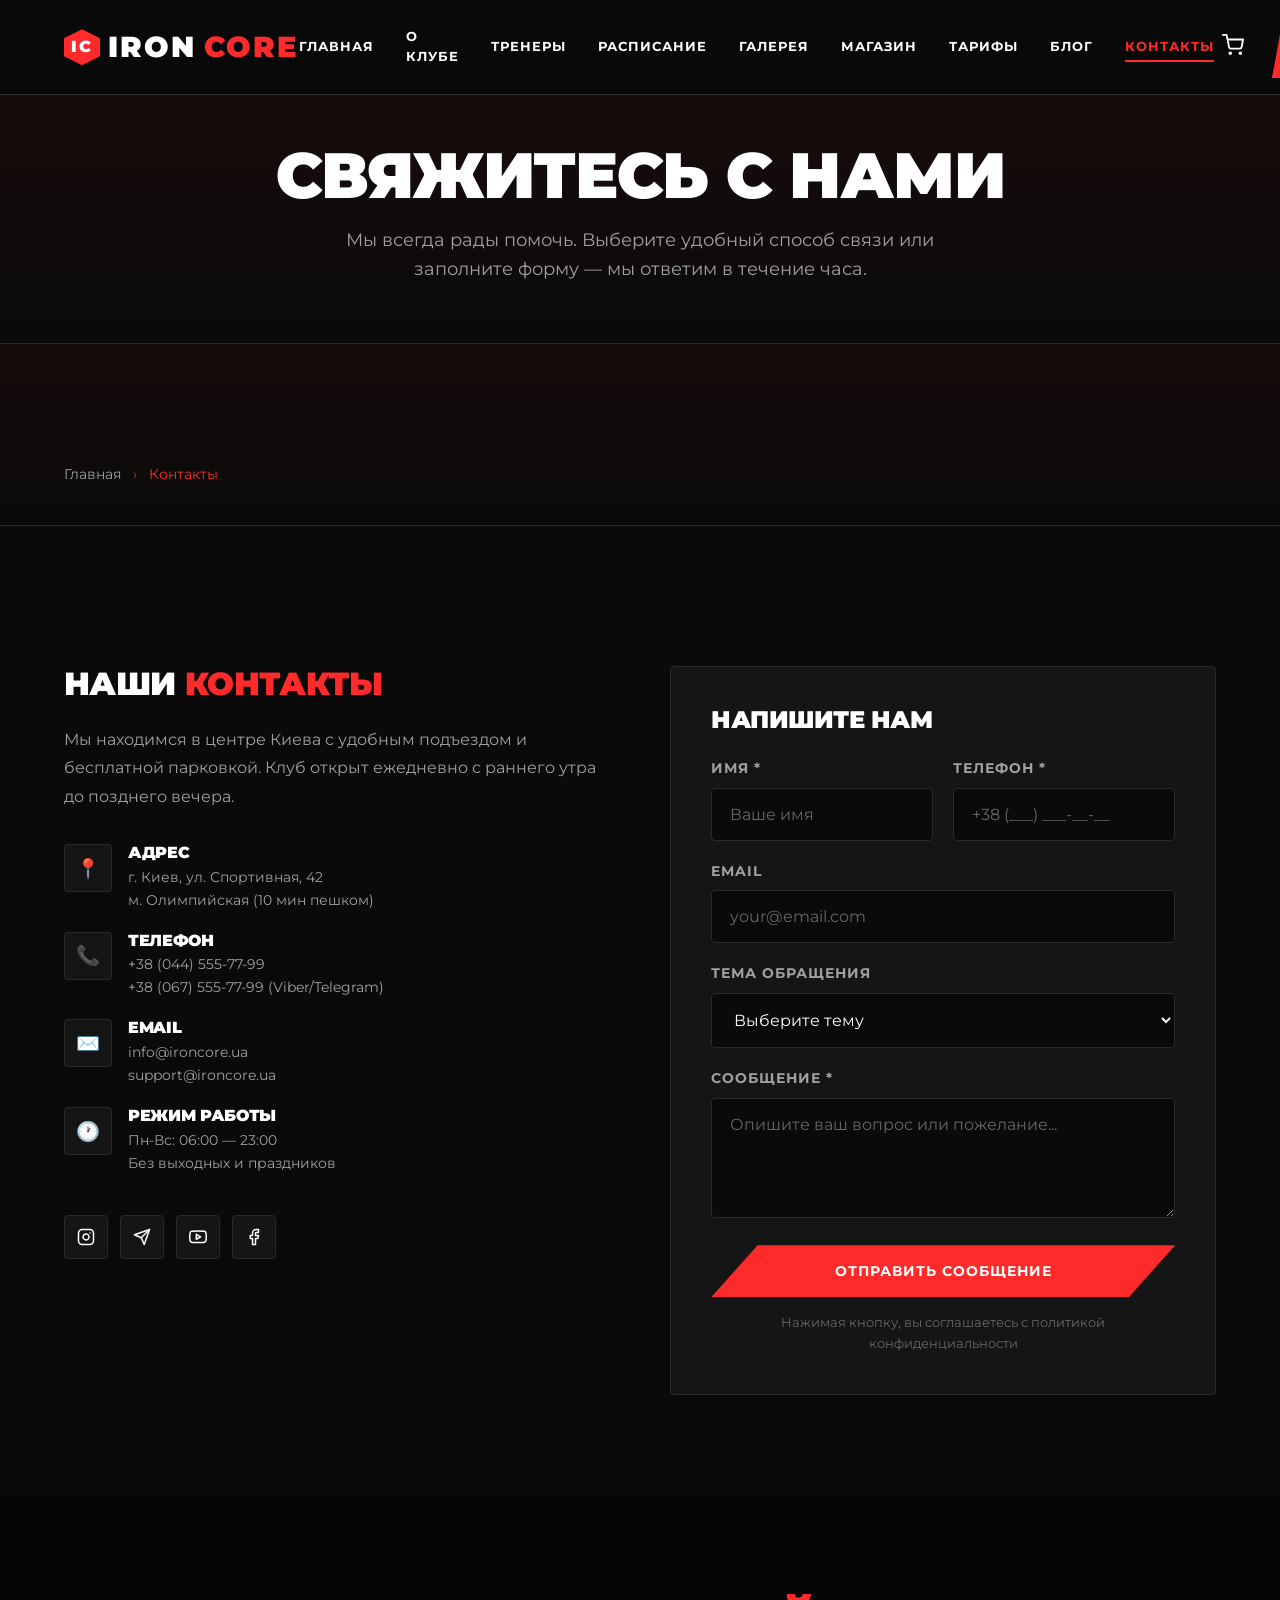
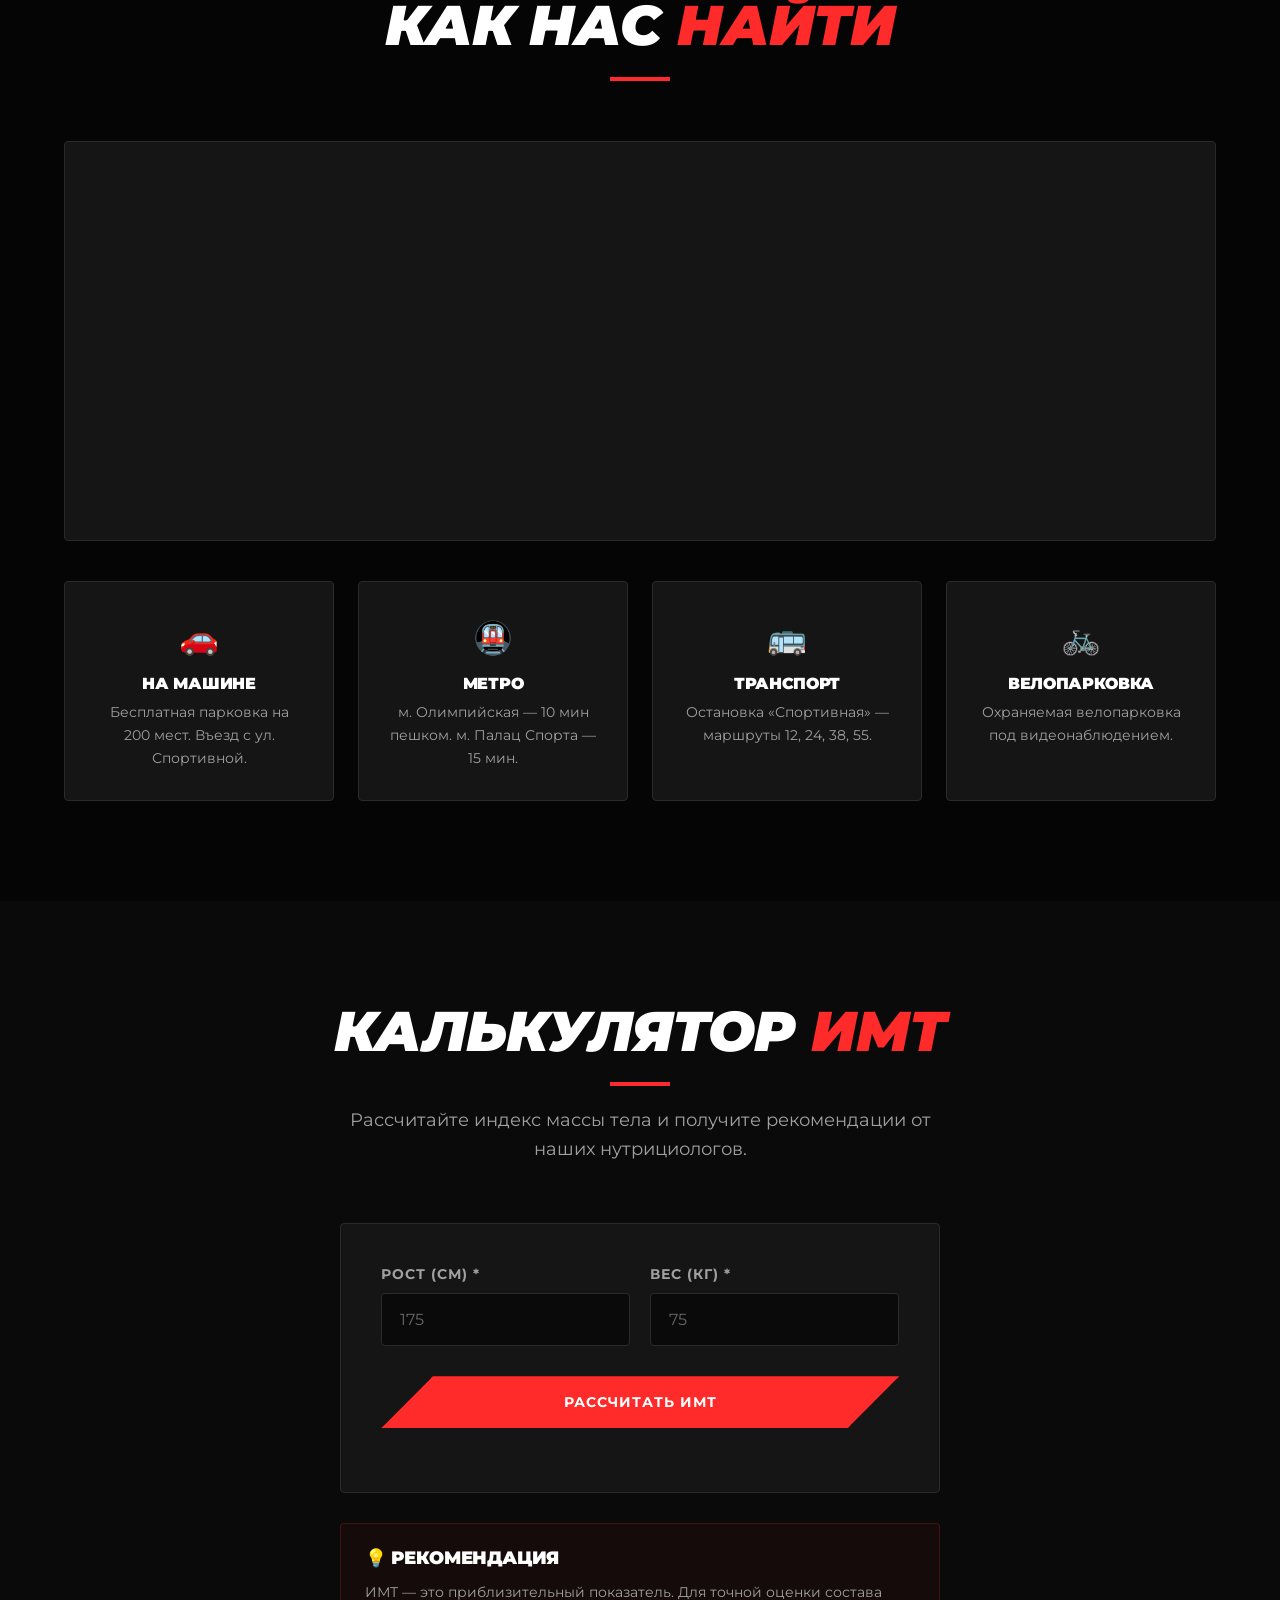
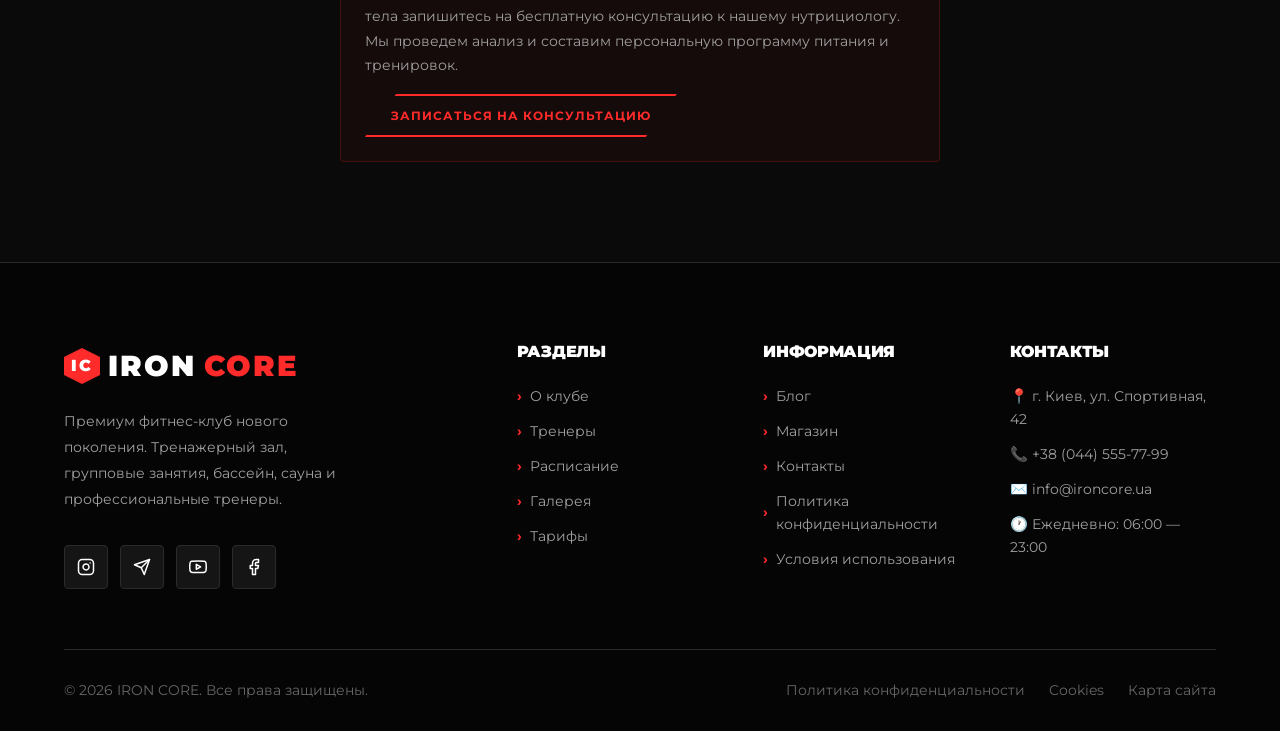
<file: contact.html>
<!DOCTYPE html>
<html lang="ru">
<head>
    <meta charset="UTF-8">
    <meta name="viewport" content="width=device-width, initial-scale=1.0, maximum-scale=5.0">
    <meta name="description" content="Контакты фитнес-клуба IRON CORE. Адрес, телефон, режим работы, форма обратной связи и карта проезда в Киеве.">
    <meta name="keywords" content="фитнес, тренажерный зал, Киев, спорт, тренеры, бассейн, сауна, IRON CORE">
    <meta name="author" content="IRON CORE">
    <meta name="theme-color" content="#0a0a0a">
    <meta name="apple-mobile-web-app-capable" content="yes">
    <meta name="apple-mobile-web-app-status-bar-style" content="black-translucent">

    <!-- Open Graph -->
    <meta property="og:type" content="website">
    <meta property="og:title" content="Контакты | IRON CORE">
    <meta property="og:description" content="Контакты фитнес-клуба IRON CORE. Адрес, телефон, режим работы, форма обратной связи и карта проезда в Киеве.">
    <meta property="og:image" content="https://images.unsplash.com/photo-1534438327276-14e5300c3a48?q=80&w=1200">
    <meta property="og:url" content="https://ironcore.ua">
    <meta property="og:site_name" content="IRON CORE">

    <!-- Twitter -->
    <meta name="twitter:card" content="summary_large_image">
    <meta name="twitter:title" content="Контакты | IRON CORE">
    <meta name="twitter:description" content="Контакты фитнес-клуба IRON CORE. Адрес, телефон, режим работы, форма обратной связи и карта проезда в Киеве.">
    <meta name="twitter:image" content="https://images.unsplash.com/photo-1534438327276-14e5300c3a48?q=80&w=1200">

    <!-- Favicon -->
    <link rel="icon" href="data:image/svg+xml,<svg xmlns='http://www.w3.org/2000/svg' viewBox='0 0 100 100'><text y='.9em' font-size='90'>💪</text></svg>">

    <title>Контакты | IRON CORE</title>

    <link rel="preconnect" href="https://fonts.googleapis.com">
    <link rel="preconnect" href="https://fonts.gstatic.com" crossorigin>
    <link href="https://fonts.googleapis.com/css2?family=Montserrat:ital,wght@0,400;0,500;0,600;0,700;0,800;0,900;1,400;1,700;1,900&display=swap" rel="stylesheet">
    <link rel="stylesheet" href="css/style.css">

    <!-- Schema.org -->
    <script type="application/ld+json">
    {
      "@context": "https://schema.org",
      "@type": "SportsActivityLocation",
      "name": "IRON CORE Fitness Club",
      "description": "Премиум фитнес-клуб с тренажерным залом, бассейном, сауной и профессиональными тренерами.",
      "url": "https://ironcore.ua",
      "telephone": "+38-044-555-77-99",
      "address": {
        "@type": "PostalAddress",
        "streetAddress": "ул. Спортивная, 42",
        "addressLocality": "Киев",
        "addressCountry": "UA"
      },
      "openingHours": "Mo-Su 06:00-23:00",
      "priceRange": "₴₴₴"
    }
    </script>
</head>
<body>
<div id="preloader">
    <div class="preloader-logo">IRON<span>CORE</span></div>
    <div class="preloader-bar">
        <div class="preloader-progress"></div>
    </div>
</div>
<header>
    <div class="container header-inner">
        <a href="index.html" class="logo">
            <div class="logo-icon">IC</div>
            IRON<span>CORE</span>
        </a>
        <nav class="nav-desktop">
            <a href="index.html" class="">Главная</a><a href="about.html" class="">О клубе</a><a href="trainers.html" class="">Тренеры</a><a href="schedule.html" class="">Расписание</a><a href="gallery.html" class="">Галерея</a><a href="shop.html" class="">Магазин</a><a href="pricing.html" class="">Тарифы</a><a href="blog.html" class="">Блог</a><a href="contact.html" class="active">Контакты</a>
        </nav>
        <div class="header-actions">
            <button class="cart-btn" aria-label="Корзина">
                <svg width="22" height="22" viewBox="0 0 24 24" fill="none" stroke="currentColor" stroke-width="2" stroke-linecap="round" stroke-linejoin="round"><circle cx="9" cy="21" r="1"></circle><circle cx="20" cy="21" r="1"></circle><path d="M1 1h4l2.68 13.39a2 2 0 0 0 2 1.61h9.72a2 2 0 0 0 2-1.61L23 6H6"></path></svg>
                <span class="cart-count" style="display:none">0</span>
            </button>
            <a href="pricing.html" class="btn btn-small">Купить сейчас</a>
            <button class="menu-toggle" aria-label="Меню">
                <span></span><span></span><span></span>
            </button>
        </div>
    </div>
</header>

<div class="overlay"></div>
<nav class="nav-mobile">
    <a href="index.html" class="">Главная <span style="color:var(--primary)">›</span></a><a href="about.html" class="">О клубе <span style="color:var(--primary)">›</span></a><a href="trainers.html" class="">Тренеры <span style="color:var(--primary)">›</span></a><a href="schedule.html" class="">Расписание <span style="color:var(--primary)">›</span></a><a href="gallery.html" class="">Галерея <span style="color:var(--primary)">›</span></a><a href="shop.html" class="">Магазин <span style="color:var(--primary)">›</span></a><a href="pricing.html" class="">Тарифы <span style="color:var(--primary)">›</span></a><a href="blog.html" class="">Блог <span style="color:var(--primary)">›</span></a><a href="contact.html" class="active">Контакты <span style="color:var(--primary)">›</span></a>
    <div style="margin-top:20px;padding-top:20px;border-top:1px solid var(--border)">
        <a href="pricing.html" class="btn" style="width:100%;clip-path:none;border-radius:var(--radius)">Купить сейчас</a>
    </div>
</nav>


<div class="page-header">
    <div class="container">
        <h1>Свяжитесь с <span>Нами</span></h1>
        <p>Мы всегда рады помочь. Выберите удобный способ связи или заполните форму — мы ответим в течение часа.</p>
    </div>
</div>

<div class="breadcrumbs">
    <div class="container">
        <nav class="breadcrumbs-nav">
            <a href="index.html">Главная</a>
            <span>›</span>
            <span>Контакты</span>
        </nav>
    </div>
</div>

<section>
    <div class="container">
        <div class="contact-grid">
            <div class="animate">
                <h3 style="font-size:2rem;margin-bottom:24px">Наши <span style="color:var(--primary)">Контакты</span></h3>
                <p style="color:var(--text-muted);margin-bottom:32px;line-height:1.8">Мы находимся в центре Киева с удобным подъездом и бесплатной парковкой. Клуб открыт ежедневно с раннего утра до позднего вечера.</p>

                <div class="contact-details">
                    <div class="contact-item">
                        <div class="contact-item-icon">📍</div>
                        <div class="contact-item-content">
                            <h4>Адрес</h4>
                            <p>г. Киев, ул. Спортивная, 42<br>м. Олимпийская (10 мин пешком)</p>
                        </div>
                    </div>
                    <div class="contact-item">
                        <div class="contact-item-icon">📞</div>
                        <div class="contact-item-content">
                            <h4>Телефон</h4>
                            <p>+38 (044) 555-77-99<br>+38 (067) 555-77-99 (Viber/Telegram)</p>
                        </div>
                    </div>
                    <div class="contact-item">
                        <div class="contact-item-icon">✉️</div>
                        <div class="contact-item-content">
                            <h4>Email</h4>
                            <p>info@ironcore.ua<br>support@ironcore.ua</p>
                        </div>
                    </div>
                    <div class="contact-item">
                        <div class="contact-item-icon">🕐</div>
                        <div class="contact-item-content">
                            <h4>Режим работы</h4>
                            <p>Пн-Вс: 06:00 — 23:00<br>Без выходных и праздников</p>
                        </div>
                    </div>
                </div>

                <div class="contact-social" style="margin-top:40px">
                    <a href="#" class="social-link" aria-label="Instagram">
                        <svg width="18" height="18" viewBox="0 0 24 24" fill="none" stroke="currentColor" stroke-width="2" stroke-linecap="round" stroke-linejoin="round"><rect x="2" y="2" width="20" height="20" rx="5" ry="5"></rect><path d="M16 11.37A4 4 0 1 1 12.63 8 4 4 0 0 1 16 11.37z"></path><line x1="17.5" y1="6.5" x2="17.51" y2="6.5"></line></svg>
                    </a>
                    <a href="#" class="social-link" aria-label="Telegram">
                        <svg width="18" height="18" viewBox="0 0 24 24" fill="none" stroke="currentColor" stroke-width="2" stroke-linecap="round" stroke-linejoin="round"><line x1="22" y1="2" x2="11" y2="13"></line><polygon points="22 2 15 22 11 13 2 9 22 2"></polygon></svg>
                    </a>
                    <a href="#" class="social-link" aria-label="YouTube">
                        <svg width="18" height="18" viewBox="0 0 24 24" fill="none" stroke="currentColor" stroke-width="2" stroke-linecap="round" stroke-linejoin="round"><path d="M22.54 6.42a2.78 2.78 0 0 0-1.94-2C18.88 4 12 4 12 4s-6.88 0-8.6.46a2.78 2.78 0 0 0-1.94 2A29 29 0 0 0 1 11.75a29 29 0 0 0 .46 5.33A2.78 2.78 0 0 0 3.4 19c1.72.46 8.6.46 8.6.46s6.88 0 8.6-.46a2.78 2.78 0 0 0 1.94-2 29 29 0 0 0 .46-5.25 29 29 0 0 0-.46-5.33z"></path><polygon points="9.75 15.02 15.5 11.75 9.75 8.48 9.75 15.02"></polygon></svg>
                    </a>
                    <a href="#" class="social-link" aria-label="Facebook">
                        <svg width="18" height="18" viewBox="0 0 24 24" fill="none" stroke="currentColor" stroke-width="2" stroke-linecap="round" stroke-linejoin="round"><path d="M18 2h-3a5 5 0 0 0-5 5v3H7v4h3v8h4v-8h3l1-4h-4V7a1 1 0 0 1 1-1h3z"></path></svg>
                    </a>
                </div>
            </div>

            <div class="animate">
                <div style="background:var(--gray);border:1px solid var(--border);border-radius:var(--radius);padding:40px">
                    <h3 style="font-size:1.5rem;margin-bottom:24px">Напишите нам</h3>
                    <form>
                        <div class="form-row">
                            <div class="form-group">
                                <label for="name">Имя *</label>
                                <input type="text" id="name" class="form-control" placeholder="Ваше имя" required>
                                <span class="form-error">Пожалуйста, введите имя</span>
                            </div>
                            <div class="form-group">
                                <label for="phone">Телефон *</label>
                                <input type="tel" id="phone" class="form-control" placeholder="+38 (___) ___-__-__" required>
                                <span class="form-error">Пожалуйста, введите телефон</span>
                            </div>
                        </div>
                        <div class="form-group">
                            <label for="email">Email</label>
                            <input type="email" id="email" class="form-control" placeholder="your@email.com">
                        </div>
                        <div class="form-group">
                            <label for="topic">Тема обращения</label>
                            <select id="topic" class="form-control">
                                <option value="">Выберите тему</option>
                                <option value="membership">Оформление абонемента</option>
                                <option value="trainer">Персональный тренер</option>
                                <option value="group">Групповые занятия</option>
                                <option value="shop">Заказ из магазина</option>
                                <option value="complaint">Жалоба / Предложение</option>
                                <option value="other">Другое</option>
                            </select>
                        </div>
                        <div class="form-group">
                            <label for="message">Сообщение *</label>
                            <textarea id="message" class="form-control" placeholder="Опишите ваш вопрос или пожелание..." required></textarea>
                            <span class="form-error">Пожалуйста, введите сообщение</span>
                        </div>
                        <button type="submit" class="btn" style="width:100%">Отправить сообщение</button>
                        <p style="color:var(--text-dark);font-size:0.8rem;margin-top:16px;text-align:center">Нажимая кнопку, вы соглашаетесь с политикой конфиденциальности</p>
                    </form>
                </div>
            </div>
        </div>
    </div>
</section>

<!-- Map -->
<section class="alt">
    <div class="container">
        <h2 class="section-title animate">Как нас <span>Найти</span></h2>
        <div class="map-container animate">
            <iframe src="https://www.google.com/maps/embed?pb=!1m18!1m12!1m3!1d2540.5!2d30.52!3d50.45!2m3!1f0!2f0!3f0!3m2!1i1024!2i768!4f13.1!3m3!1m2!1s0x0%3A0x0!2zNTDCsDI3JzAwLjAiTiAzMMKwMzEnMTIuMCJF!5e0!3m2!1sru!2sua!4v1" width="100%" height="400" style="border:0;filter:grayscale(100%) invert(92%) contrast(83%);" allowfullscreen="" loading="lazy" referrerpolicy="no-referrer-when-downgrade" title="Карта проезда к IRON CORE"></iframe>
        </div>

        <div style="margin-top:40px;display:grid;grid-template-columns:repeat(auto-fit,minmax(250px,1fr));gap:24px">
            <div class="card" style="padding:30px;text-align:center">
                <div style="font-size:2rem;margin-bottom:12px">🚗</div>
                <h4 style="margin-bottom:8px">На машине</h4>
                <p style="color:var(--text-muted);font-size:0.9rem">Бесплатная парковка на 200 мест. Въезд с ул. Спортивной.</p>
            </div>
            <div class="card" style="padding:30px;text-align:center">
                <div style="font-size:2rem;margin-bottom:12px">🚇</div>
                <h4 style="margin-bottom:8px">Метро</h4>
                <p style="color:var(--text-muted);font-size:0.9rem">м. Олимпийская — 10 мин пешком. м. Палац Спорта — 15 мин.</p>
            </div>
            <div class="card" style="padding:30px;text-align:center">
                <div style="font-size:2rem;margin-bottom:12px">🚌</div>
                <h4 style="margin-bottom:8px">Транспорт</h4>
                <p style="color:var(--text-muted);font-size:0.9rem">Остановка «Спортивная» — маршруты 12, 24, 38, 55.</p>
            </div>
            <div class="card" style="padding:30px;text-align:center">
                <div style="font-size:2rem;margin-bottom:12px">🚲</div>
                <h4 style="margin-bottom:8px">Велопарковка</h4>
                <p style="color:var(--text-muted);font-size:0.9rem">Охраняемая велопарковка под видеонаблюдением.</p>
            </div>
        </div>
    </div>
</section>

<!-- BMI Calculator -->
<section>
    <div class="container">
        <h2 class="section-title animate">Калькулятор <span>ИМТ</span></h2>
        <p class="section-subtitle animate">Рассчитайте индекс массы тела и получите рекомендации от наших нутрициологов.</p>

        <div style="max-width:600px;margin:0 auto">
            <div style="background:var(--gray);border:1px solid var(--border);border-radius:var(--radius);padding:40px" class="animate">
                <form id="bmi-form">
                    <div class="form-row">
                        <div class="form-group">
                            <label for="bmi-height">Рост (см) *</label>
                            <input type="number" id="bmi-height" class="form-control" placeholder="175" required min="100" max="250">
                        </div>
                        <div class="form-group">
                            <label for="bmi-weight">Вес (кг) *</label>
                            <input type="number" id="bmi-weight" class="form-control" placeholder="75" required min="30" max="300">
                        </div>
                    </div>
                    <button type="submit" class="btn" style="width:100%;margin-top:10px">Рассчитать ИМТ</button>
                </form>
                <div id="bmi-result" style="margin-top:24px"></div>
            </div>

            <div style="margin-top:30px;padding:24px;background:rgba(255,42,42,0.05);border:1px solid rgba(255,42,42,0.2);border-radius:var(--radius)" class="animate">
                <h4 style="margin-bottom:12px;font-size:1.1rem">💡 Рекомендация</h4>
                <p style="color:var(--text-muted);font-size:0.9rem;line-height:1.7">ИМТ — это приблизительный показатель. Для точной оценки состава тела запишитесь на бесплатную консультацию к нашему нутрициологу. Мы проведем анализ и составим персональную программу питания и тренировок.</p>
                <a href="#" class="btn btn-small btn-outline" style="margin-top:16px" onclick="showToast('Запись на консультацию оформлена!')">Записаться на консультацию</a>
            </div>
        </div>
    </div>
</section>

<footer>
    <div class="container">
        <div class="footer-grid">
            <div class="footer-brand">
                <a href="index.html" class="logo">
                    <div class="logo-icon">IC</div>
                    IRON<span>CORE</span>
                </a>
                <p>Премиум фитнес-клуб нового поколения. Тренажерный зал, групповые занятия, бассейн, сауна и профессиональные тренеры.</p>
                <div class="contact-social">
                    <a href="#" class="social-link" aria-label="Instagram">
                        <svg width="18" height="18" viewBox="0 0 24 24" fill="none" stroke="currentColor" stroke-width="2" stroke-linecap="round" stroke-linejoin="round"><rect x="2" y="2" width="20" height="20" rx="5" ry="5"></rect><path d="M16 11.37A4 4 0 1 1 12.63 8 4 4 0 0 1 16 11.37z"></path><line x1="17.5" y1="6.5" x2="17.51" y2="6.5"></line></svg>
                    </a>
                    <a href="#" class="social-link" aria-label="Telegram">
                        <svg width="18" height="18" viewBox="0 0 24 24" fill="none" stroke="currentColor" stroke-width="2" stroke-linecap="round" stroke-linejoin="round"><line x1="22" y1="2" x2="11" y2="13"></line><polygon points="22 2 15 22 11 13 2 9 22 2"></polygon></svg>
                    </a>
                    <a href="#" class="social-link" aria-label="YouTube">
                        <svg width="18" height="18" viewBox="0 0 24 24" fill="none" stroke="currentColor" stroke-width="2" stroke-linecap="round" stroke-linejoin="round"><path d="M22.54 6.42a2.78 2.78 0 0 0-1.94-2C18.88 4 12 4 12 4s-6.88 0-8.6.46a2.78 2.78 0 0 0-1.94 2A29 29 0 0 0 1 11.75a29 29 0 0 0 .46 5.33A2.78 2.78 0 0 0 3.4 19c1.72.46 8.6.46 8.6.46s6.88 0 8.6-.46a2.78 2.78 0 0 0 1.94-2 29 29 0 0 0 .46-5.25 29 29 0 0 0-.46-5.33z"></path><polygon points="9.75 15.02 15.5 11.75 9.75 8.48 9.75 15.02"></polygon></svg>
                    </a>
                    <a href="#" class="social-link" aria-label="Facebook">
                        <svg width="18" height="18" viewBox="0 0 24 24" fill="none" stroke="currentColor" stroke-width="2" stroke-linecap="round" stroke-linejoin="round"><path d="M18 2h-3a5 5 0 0 0-5 5v3H7v4h3v8h4v-8h3l1-4h-4V7a1 1 0 0 1 1-1h3z"></path></svg>
                    </a>
                </div>
            </div>
            <div>
                <h4 class="footer-title">Разделы</h4>
                <div class="footer-links">
                    <a href="about.html">О клубе</a>
                    <a href="trainers.html">Тренеры</a>
                    <a href="schedule.html">Расписание</a>
                    <a href="gallery.html">Галерея</a>
                    <a href="pricing.html">Тарифы</a>
                </div>
            </div>
            <div>
                <h4 class="footer-title">Информация</h4>
                <div class="footer-links">
                    <a href="blog.html">Блог</a>
                    <a href="shop.html">Магазин</a>
                    <a href="contact.html">Контакты</a>
                    <a href="#">Политика конфиденциальности</a>
                    <a href="#">Условия использования</a>
                </div>
            </div>
            <div>
                <h4 class="footer-title">Контакты</h4>
                <div class="footer-contact">
                    <p>📍 г. Киев, ул. Спортивная, 42</p>
                    <p>📞 +38 (044) 555-77-99</p>
                    <p>✉️ info@ironcore.ua</p>
                    <p>🕐 Ежедневно: 06:00 — 23:00</p>
                </div>
            </div>
        </div>
        <div class="footer-bottom">
            <p>© <span class="current-year">2024</span> IRON CORE. Все права защищены.</p>
            <div class="footer-bottom-links">
                <a href="#">Политика конфиденциальности</a>
                <a href="#">Cookies</a>
                <a href="#">Карта сайта</a>
            </div>
        </div>
    </div>
</footer>

<div class="modal-overlay" id="cart-modal">
    <div class="modal">
        <div class="modal-header">
            <h3>🛒 Корзина</h3>
            <button class="modal-close">×</button>
        </div>
        <div class="modal-body">
            <div class="cart-items"></div>
            <div class="cart-total">
                <h4>Итого:</h4>
                <p class="cart-total-price">0 ₴</p>
            </div>
            <button class="btn" style="width:100%;margin-top:20px" onclick="showToast('Оформление заказа в разработке')">Оформить заказ</button>
        </div>
    </div>
</div>

<script src="js/main.js"></script>
</body>
</html>
</file>
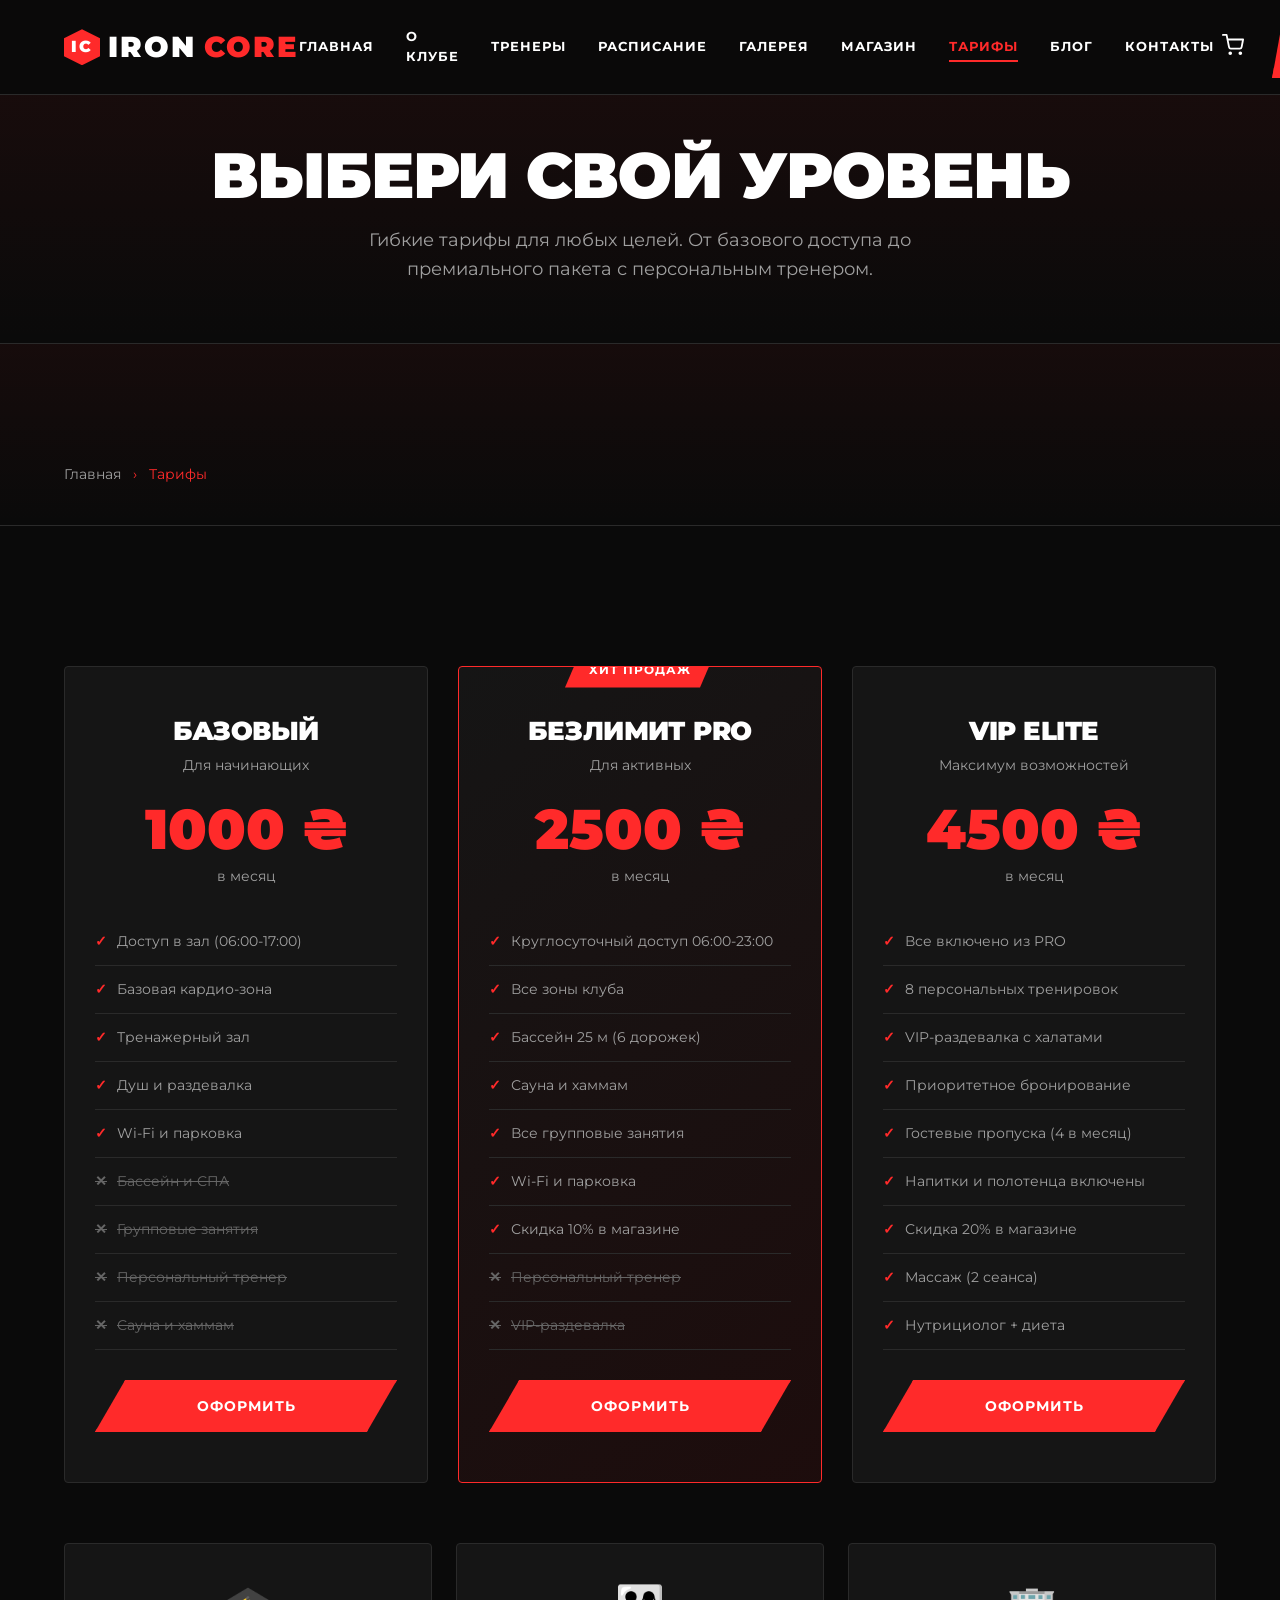
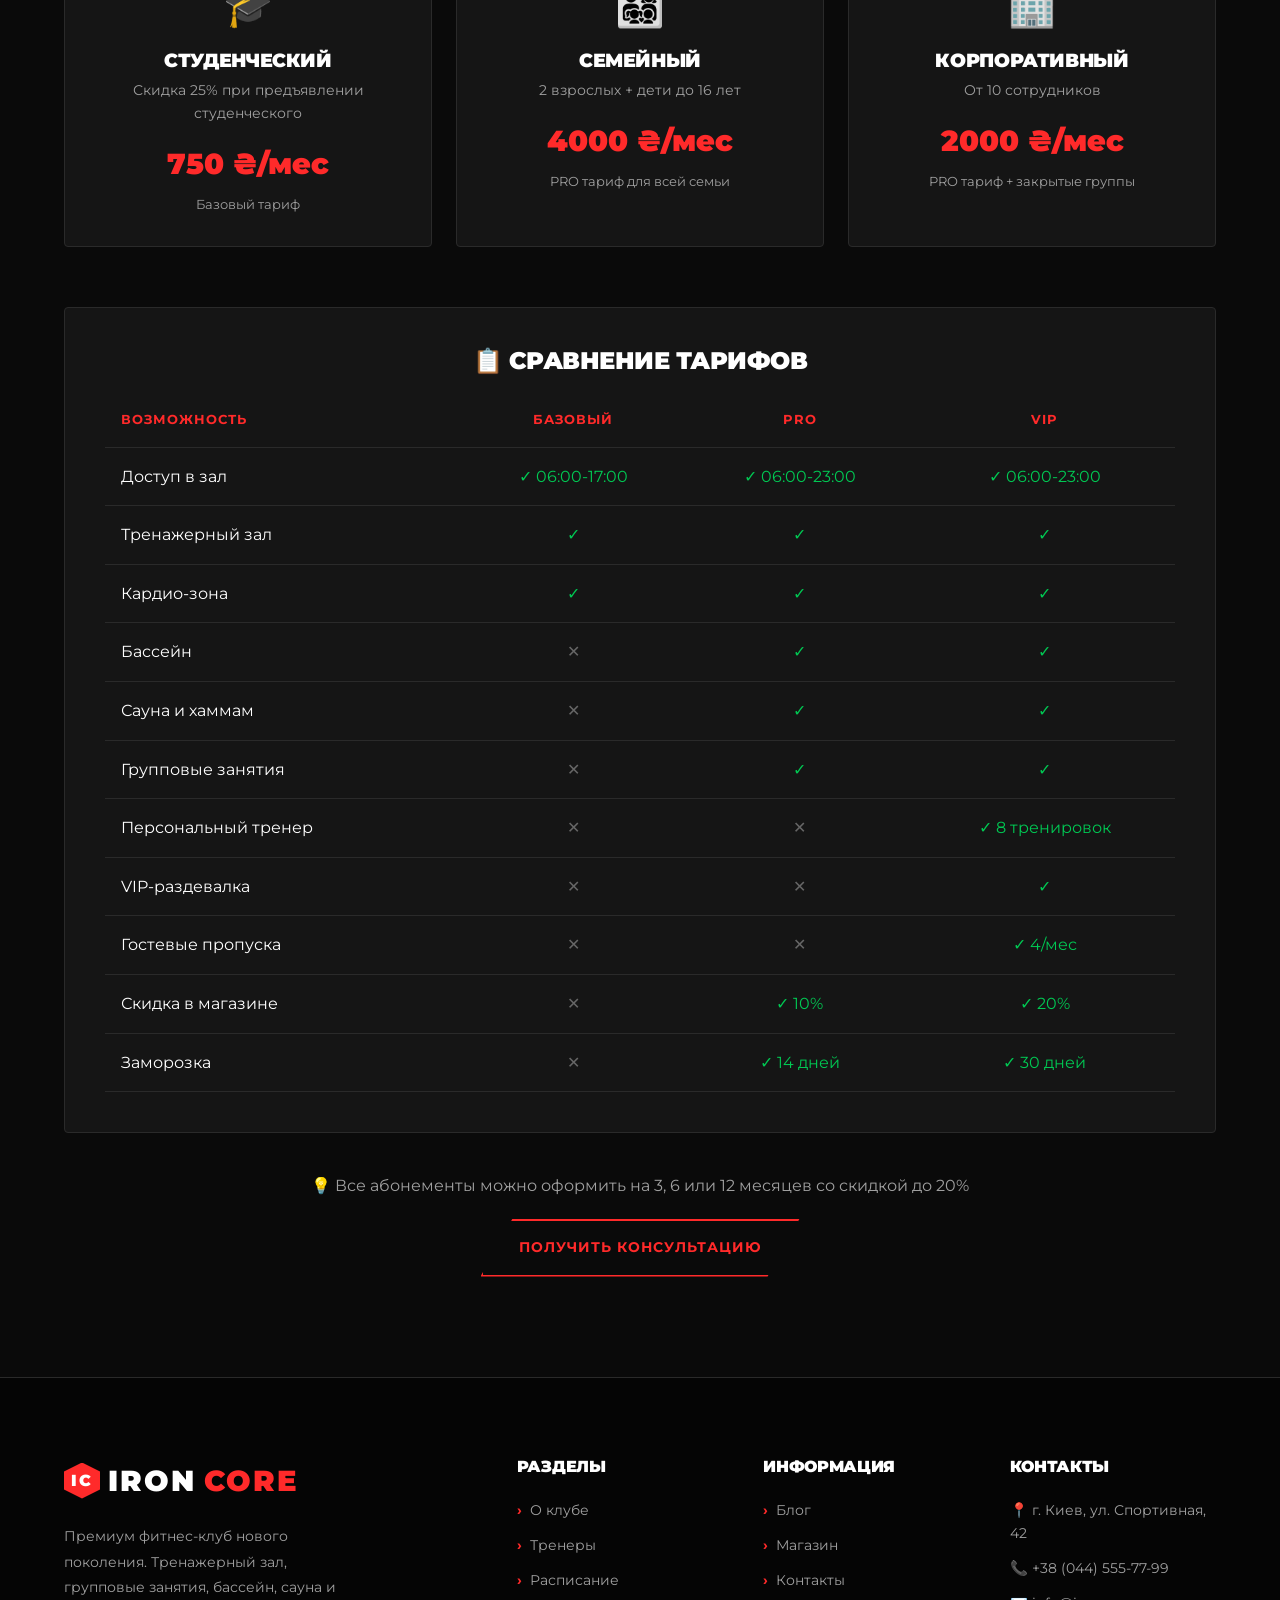
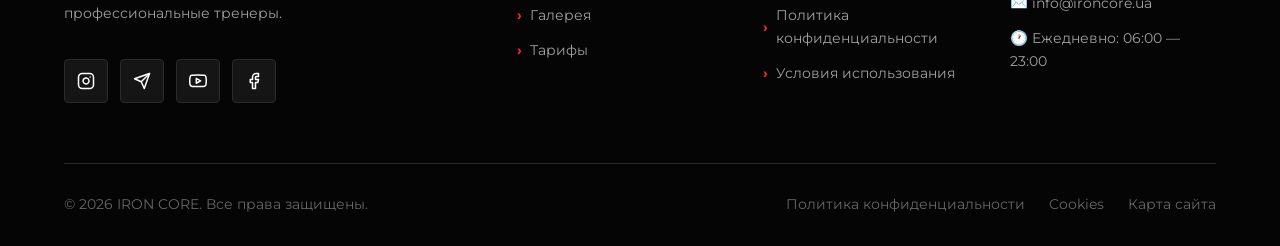
<file: pricing.html>
<!DOCTYPE html>
<html lang="ru">
<head>
    <meta charset="UTF-8">
    <meta name="viewport" content="width=device-width, initial-scale=1.0, maximum-scale=5.0">
    <meta name="description" content="Абонементы и цены фитнес-клуба IRON CORE. Базовый, Безлимит PRO и VIP тарифы с бассейном и сауной.">
    <meta name="keywords" content="фитнес, тренажерный зал, Киев, спорт, тренеры, бассейн, сауна, IRON CORE">
    <meta name="author" content="IRON CORE">
    <meta name="theme-color" content="#0a0a0a">
    <meta name="apple-mobile-web-app-capable" content="yes">
    <meta name="apple-mobile-web-app-status-bar-style" content="black-translucent">

    <!-- Open Graph -->
    <meta property="og:type" content="website">
    <meta property="og:title" content="Тарифы | IRON CORE">
    <meta property="og:description" content="Абонементы и цены фитнес-клуба IRON CORE. Базовый, Безлимит PRO и VIP тарифы с бассейном и сауной.">
    <meta property="og:image" content="https://images.unsplash.com/photo-1534438327276-14e5300c3a48?q=80&w=1200">
    <meta property="og:url" content="https://ironcore.ua">
    <meta property="og:site_name" content="IRON CORE">

    <!-- Twitter -->
    <meta name="twitter:card" content="summary_large_image">
    <meta name="twitter:title" content="Тарифы | IRON CORE">
    <meta name="twitter:description" content="Абонементы и цены фитнес-клуба IRON CORE. Базовый, Безлимит PRO и VIP тарифы с бассейном и сауной.">
    <meta name="twitter:image" content="https://images.unsplash.com/photo-1534438327276-14e5300c3a48?q=80&w=1200">

    <!-- Favicon -->
    <link rel="icon" href="data:image/svg+xml,<svg xmlns='http://www.w3.org/2000/svg' viewBox='0 0 100 100'><text y='.9em' font-size='90'>💪</text></svg>">

    <title>Тарифы | IRON CORE</title>

    <link rel="preconnect" href="https://fonts.googleapis.com">
    <link rel="preconnect" href="https://fonts.gstatic.com" crossorigin>
    <link href="https://fonts.googleapis.com/css2?family=Montserrat:ital,wght@0,400;0,500;0,600;0,700;0,800;0,900;1,400;1,700;1,900&display=swap" rel="stylesheet">
    <link rel="stylesheet" href="css/style.css">

    <!-- Schema.org -->
    <script type="application/ld+json">
    {
      "@context": "https://schema.org",
      "@type": "SportsActivityLocation",
      "name": "IRON CORE Fitness Club",
      "description": "Премиум фитнес-клуб с тренажерным залом, бассейном, сауной и профессиональными тренерами.",
      "url": "https://ironcore.ua",
      "telephone": "+38-044-555-77-99",
      "address": {
        "@type": "PostalAddress",
        "streetAddress": "ул. Спортивная, 42",
        "addressLocality": "Киев",
        "addressCountry": "UA"
      },
      "openingHours": "Mo-Su 06:00-23:00",
      "priceRange": "₴₴₴"
    }
    </script>
</head>
<body>
<div id="preloader">
    <div class="preloader-logo">IRON<span>CORE</span></div>
    <div class="preloader-bar">
        <div class="preloader-progress"></div>
    </div>
</div>
<header>
    <div class="container header-inner">
        <a href="index.html" class="logo">
            <div class="logo-icon">IC</div>
            IRON<span>CORE</span>
        </a>
        <nav class="nav-desktop">
            <a href="index.html" class="">Главная</a><a href="about.html" class="">О клубе</a><a href="trainers.html" class="">Тренеры</a><a href="schedule.html" class="">Расписание</a><a href="gallery.html" class="">Галерея</a><a href="shop.html" class="">Магазин</a><a href="pricing.html" class="active">Тарифы</a><a href="blog.html" class="">Блог</a><a href="contact.html" class="">Контакты</a>
        </nav>
        <div class="header-actions">
            <button class="cart-btn" aria-label="Корзина">
                <svg width="22" height="22" viewBox="0 0 24 24" fill="none" stroke="currentColor" stroke-width="2" stroke-linecap="round" stroke-linejoin="round"><circle cx="9" cy="21" r="1"></circle><circle cx="20" cy="21" r="1"></circle><path d="M1 1h4l2.68 13.39a2 2 0 0 0 2 1.61h9.72a2 2 0 0 0 2-1.61L23 6H6"></path></svg>
                <span class="cart-count" style="display:none">0</span>
            </button>
            <a href="pricing.html" class="btn btn-small">Купить сейчас</a>
            <button class="menu-toggle" aria-label="Меню">
                <span></span><span></span><span></span>
            </button>
        </div>
    </div>
</header>

<div class="overlay"></div>
<nav class="nav-mobile">
    <a href="index.html" class="">Главная <span style="color:var(--primary)">›</span></a><a href="about.html" class="">О клубе <span style="color:var(--primary)">›</span></a><a href="trainers.html" class="">Тренеры <span style="color:var(--primary)">›</span></a><a href="schedule.html" class="">Расписание <span style="color:var(--primary)">›</span></a><a href="gallery.html" class="">Галерея <span style="color:var(--primary)">›</span></a><a href="shop.html" class="">Магазин <span style="color:var(--primary)">›</span></a><a href="pricing.html" class="active">Тарифы <span style="color:var(--primary)">›</span></a><a href="blog.html" class="">Блог <span style="color:var(--primary)">›</span></a><a href="contact.html" class="">Контакты <span style="color:var(--primary)">›</span></a>
    <div style="margin-top:20px;padding-top:20px;border-top:1px solid var(--border)">
        <a href="pricing.html" class="btn" style="width:100%;clip-path:none;border-radius:var(--radius)">Купить сейчас</a>
    </div>
</nav>


<div class="page-header">
    <div class="container">
        <h1>Выбери свой <span>Уровень</span></h1>
        <p>Гибкие тарифы для любых целей. От базового доступа до премиального пакета с персональным тренером.</p>
    </div>
</div>

<div class="breadcrumbs">
    <div class="container">
        <nav class="breadcrumbs-nav">
            <a href="index.html">Главная</a>
            <span>›</span>
            <span>Тарифы</span>
        </nav>
    </div>
</div>

<section>
    <div class="container">
        <div class="pricing-grid">
            <div class="card price-card animate">
                <h3 class="price-title">Базовый</h3>
                <p class="price-subtitle">Для начинающих</p>
                <p class="price-value">1000 ₴</p>
                <p class="price-period">в месяц</p>
                <ul class="price-features">
                    <li>Доступ в зал (06:00-17:00)</li>
                    <li>Базовая кардио-зона</li>
                    <li>Тренажерный зал</li>
                    <li>Душ и раздевалка</li>
                    <li>Wi-Fi и парковка</li>
                    <li class="disabled">Бассейн и СПА</li>
                    <li class="disabled">Групповые занятия</li>
                    <li class="disabled">Персональный тренер</li>
                    <li class="disabled">Сауна и хаммам</li>
                </ul>
                <button class="btn" onclick="showToast('Абонемент Базовый добавлен в корзину')">Оформить</button>
            </div>
            <div class="card price-card featured animate">
                <div class="price-badge">Хит продаж</div>
                <h3 class="price-title">Безлимит PRO</h3>
                <p class="price-subtitle">Для активных</p>
                <p class="price-value">2500 ₴</p>
                <p class="price-period">в месяц</p>
                <ul class="price-features">
                    <li>Круглосуточный доступ 06:00-23:00</li>
                    <li>Все зоны клуба</li>
                    <li>Бассейн 25 м (6 дорожек)</li>
                    <li>Сауна и хаммам</li>
                    <li>Все групповые занятия</li>
                    <li>Wi-Fi и парковка</li>
                    <li>Скидка 10% в магазине</li>
                    <li class="disabled">Персональный тренер</li>
                    <li class="disabled">VIP-раздевалка</li>
                </ul>
                <button class="btn" onclick="showToast('Абонемент PRO добавлен в корзину')">Оформить</button>
            </div>
            <div class="card price-card animate">
                <h3 class="price-title">VIP Elite</h3>
                <p class="price-subtitle">Максимум возможностей</p>
                <p class="price-value">4500 ₴</p>
                <p class="price-period">в месяц</p>
                <ul class="price-features">
                    <li>Все включено из PRO</li>
                    <li>8 персональных тренировок</li>
                    <li>VIP-раздевалка с халатами</li>
                    <li>Приоритетное бронирование</li>
                    <li>Гостевые пропуска (4 в месяц)</li>
                    <li>Напитки и полотенца включены</li>
                    <li>Скидка 20% в магазине</li>
                    <li>Массаж (2 сеанса)</li>
                    <li>Нутрициолог + диета</li>
                </ul>
                <button class="btn" onclick="showToast('Абонемент VIP добавлен в корзину')">Оформить</button>
            </div>
        </div>

        <div style="margin-top:60px;display:grid;grid-template-columns:repeat(auto-fit,minmax(280px,1fr));gap:24px">
            <div class="card" style="padding:30px;text-align:center" class="animate">
                <div style="font-size:2.5rem;margin-bottom:12px">🎓</div>
                <h3 style="font-size:1.2rem;margin-bottom:8px">Студенческий</h3>
                <p style="color:var(--text-muted);font-size:0.9rem;margin-bottom:16px">Скидка 25% при предъявлении студенческого</p>
                <p style="font-size:1.8rem;font-weight:900;color:var(--primary)">750 ₴/мес</p>
                <p style="color:var(--text-muted);font-size:0.8rem;margin-top:8px">Базовый тариф</p>
            </div>
            <div class="card" style="padding:30px;text-align:center" class="animate">
                <div style="font-size:2.5rem;margin-bottom:12px">👨‍👩‍👧‍👦</div>
                <h3 style="font-size:1.2rem;margin-bottom:8px">Семейный</h3>
                <p style="color:var(--text-muted);font-size:0.9rem;margin-bottom:16px">2 взрослых + дети до 16 лет</p>
                <p style="font-size:1.8rem;font-weight:900;color:var(--primary)">4000 ₴/мес</p>
                <p style="color:var(--text-muted);font-size:0.8rem;margin-top:8px">PRO тариф для всей семьи</p>
            </div>
            <div class="card" style="padding:30px;text-align:center" class="animate">
                <div style="font-size:2.5rem;margin-bottom:12px">🏢</div>
                <h3 style="font-size:1.2rem;margin-bottom:8px">Корпоративный</h3>
                <p style="color:var(--text-muted);font-size:0.9rem;margin-bottom:16px">От 10 сотрудников</p>
                <p style="font-size:1.8rem;font-weight:900;color:var(--primary)">2000 ₴/мес</p>
                <p style="color:var(--text-muted);font-size:0.8rem;margin-top:8px">PRO тариф + закрытые группы</p>
            </div>
        </div>

        <div style="margin-top:60px;padding:40px;background:var(--gray);border:1px solid var(--border);border-radius:var(--radius)" class="animate">
            <h3 style="font-size:1.5rem;margin-bottom:20px;text-align:center">📋 Сравнение тарифов</h3>
            <div style="overflow-x:auto">
                <table class="schedule-table" style="margin:0">
                    <thead>
                        <tr>
                            <th>Возможность</th>
                            <th style="text-align:center">Базовый</th>
                            <th style="text-align:center">PRO</th>
                            <th style="text-align:center">VIP</th>
                        </tr>
                    </thead>
                    <tbody>
                        <tr><td>Доступ в зал</td><td style="text-align:center;color:var(--success)">✓ 06:00-17:00</td><td style="text-align:center;color:var(--success)">✓ 06:00-23:00</td><td style="text-align:center;color:var(--success)">✓ 06:00-23:00</td></tr>
                        <tr><td>Тренажерный зал</td><td style="text-align:center;color:var(--success)">✓</td><td style="text-align:center;color:var(--success)">✓</td><td style="text-align:center;color:var(--success)">✓</td></tr>
                        <tr><td>Кардио-зона</td><td style="text-align:center;color:var(--success)">✓</td><td style="text-align:center;color:var(--success)">✓</td><td style="text-align:center;color:var(--success)">✓</td></tr>
                        <tr><td>Бассейн</td><td style="text-align:center;color:var(--text-dark)">✕</td><td style="text-align:center;color:var(--success)">✓</td><td style="text-align:center;color:var(--success)">✓</td></tr>
                        <tr><td>Сауна и хаммам</td><td style="text-align:center;color:var(--text-dark)">✕</td><td style="text-align:center;color:var(--success)">✓</td><td style="text-align:center;color:var(--success)">✓</td></tr>
                        <tr><td>Групповые занятия</td><td style="text-align:center;color:var(--text-dark)">✕</td><td style="text-align:center;color:var(--success)">✓</td><td style="text-align:center;color:var(--success)">✓</td></tr>
                        <tr><td>Персональный тренер</td><td style="text-align:center;color:var(--text-dark)">✕</td><td style="text-align:center;color:var(--text-dark)">✕</td><td style="text-align:center;color:var(--success)">✓ 8 тренировок</td></tr>
                        <tr><td>VIP-раздевалка</td><td style="text-align:center;color:var(--text-dark)">✕</td><td style="text-align:center;color:var(--text-dark)">✕</td><td style="text-align:center;color:var(--success)">✓</td></tr>
                        <tr><td>Гостевые пропуска</td><td style="text-align:center;color:var(--text-dark)">✕</td><td style="text-align:center;color:var(--text-dark)">✕</td><td style="text-align:center;color:var(--success)">✓ 4/мес</td></tr>
                        <tr><td>Скидка в магазине</td><td style="text-align:center;color:var(--text-dark)">✕</td><td style="text-align:center;color:var(--success)">✓ 10%</td><td style="text-align:center;color:var(--success)">✓ 20%</td></tr>
                        <tr><td>Заморозка</td><td style="text-align:center;color:var(--text-dark)">✕</td><td style="text-align:center;color:var(--success)">✓ 14 дней</td><td style="text-align:center;color:var(--success)">✓ 30 дней</td></tr>
                    </tbody>
                </table>
            </div>
        </div>

        <div style="margin-top:40px;text-align:center" class="animate">
            <p style="color:var(--text-muted);margin-bottom:20px">💡 Все абонементы можно оформить на 3, 6 или 12 месяцев со скидкой до 20%</p>
            <a href="contact.html" class="btn btn-outline">Получить консультацию</a>
        </div>
    </div>
</section>

<footer>
    <div class="container">
        <div class="footer-grid">
            <div class="footer-brand">
                <a href="index.html" class="logo">
                    <div class="logo-icon">IC</div>
                    IRON<span>CORE</span>
                </a>
                <p>Премиум фитнес-клуб нового поколения. Тренажерный зал, групповые занятия, бассейн, сауна и профессиональные тренеры.</p>
                <div class="contact-social">
                    <a href="#" class="social-link" aria-label="Instagram">
                        <svg width="18" height="18" viewBox="0 0 24 24" fill="none" stroke="currentColor" stroke-width="2" stroke-linecap="round" stroke-linejoin="round"><rect x="2" y="2" width="20" height="20" rx="5" ry="5"></rect><path d="M16 11.37A4 4 0 1 1 12.63 8 4 4 0 0 1 16 11.37z"></path><line x1="17.5" y1="6.5" x2="17.51" y2="6.5"></line></svg>
                    </a>
                    <a href="#" class="social-link" aria-label="Telegram">
                        <svg width="18" height="18" viewBox="0 0 24 24" fill="none" stroke="currentColor" stroke-width="2" stroke-linecap="round" stroke-linejoin="round"><line x1="22" y1="2" x2="11" y2="13"></line><polygon points="22 2 15 22 11 13 2 9 22 2"></polygon></svg>
                    </a>
                    <a href="#" class="social-link" aria-label="YouTube">
                        <svg width="18" height="18" viewBox="0 0 24 24" fill="none" stroke="currentColor" stroke-width="2" stroke-linecap="round" stroke-linejoin="round"><path d="M22.54 6.42a2.78 2.78 0 0 0-1.94-2C18.88 4 12 4 12 4s-6.88 0-8.6.46a2.78 2.78 0 0 0-1.94 2A29 29 0 0 0 1 11.75a29 29 0 0 0 .46 5.33A2.78 2.78 0 0 0 3.4 19c1.72.46 8.6.46 8.6.46s6.88 0 8.6-.46a2.78 2.78 0 0 0 1.94-2 29 29 0 0 0 .46-5.25 29 29 0 0 0-.46-5.33z"></path><polygon points="9.75 15.02 15.5 11.75 9.75 8.48 9.75 15.02"></polygon></svg>
                    </a>
                    <a href="#" class="social-link" aria-label="Facebook">
                        <svg width="18" height="18" viewBox="0 0 24 24" fill="none" stroke="currentColor" stroke-width="2" stroke-linecap="round" stroke-linejoin="round"><path d="M18 2h-3a5 5 0 0 0-5 5v3H7v4h3v8h4v-8h3l1-4h-4V7a1 1 0 0 1 1-1h3z"></path></svg>
                    </a>
                </div>
            </div>
            <div>
                <h4 class="footer-title">Разделы</h4>
                <div class="footer-links">
                    <a href="about.html">О клубе</a>
                    <a href="trainers.html">Тренеры</a>
                    <a href="schedule.html">Расписание</a>
                    <a href="gallery.html">Галерея</a>
                    <a href="pricing.html">Тарифы</a>
                </div>
            </div>
            <div>
                <h4 class="footer-title">Информация</h4>
                <div class="footer-links">
                    <a href="blog.html">Блог</a>
                    <a href="shop.html">Магазин</a>
                    <a href="contact.html">Контакты</a>
                    <a href="#">Политика конфиденциальности</a>
                    <a href="#">Условия использования</a>
                </div>
            </div>
            <div>
                <h4 class="footer-title">Контакты</h4>
                <div class="footer-contact">
                    <p>📍 г. Киев, ул. Спортивная, 42</p>
                    <p>📞 +38 (044) 555-77-99</p>
                    <p>✉️ info@ironcore.ua</p>
                    <p>🕐 Ежедневно: 06:00 — 23:00</p>
                </div>
            </div>
        </div>
        <div class="footer-bottom">
            <p>© <span class="current-year">2024</span> IRON CORE. Все права защищены.</p>
            <div class="footer-bottom-links">
                <a href="#">Политика конфиденциальности</a>
                <a href="#">Cookies</a>
                <a href="#">Карта сайта</a>
            </div>
        </div>
    </div>
</footer>

<div class="modal-overlay" id="cart-modal">
    <div class="modal">
        <div class="modal-header">
            <h3>🛒 Корзина</h3>
            <button class="modal-close">×</button>
        </div>
        <div class="modal-body">
            <div class="cart-items"></div>
            <div class="cart-total">
                <h4>Итого:</h4>
                <p class="cart-total-price">0 ₴</p>
            </div>
            <button class="btn" style="width:100%;margin-top:20px" onclick="showToast('Оформление заказа в разработке')">Оформить заказ</button>
        </div>
    </div>
</div>

<script src="js/main.js"></script>
</body>
</html>
</file>
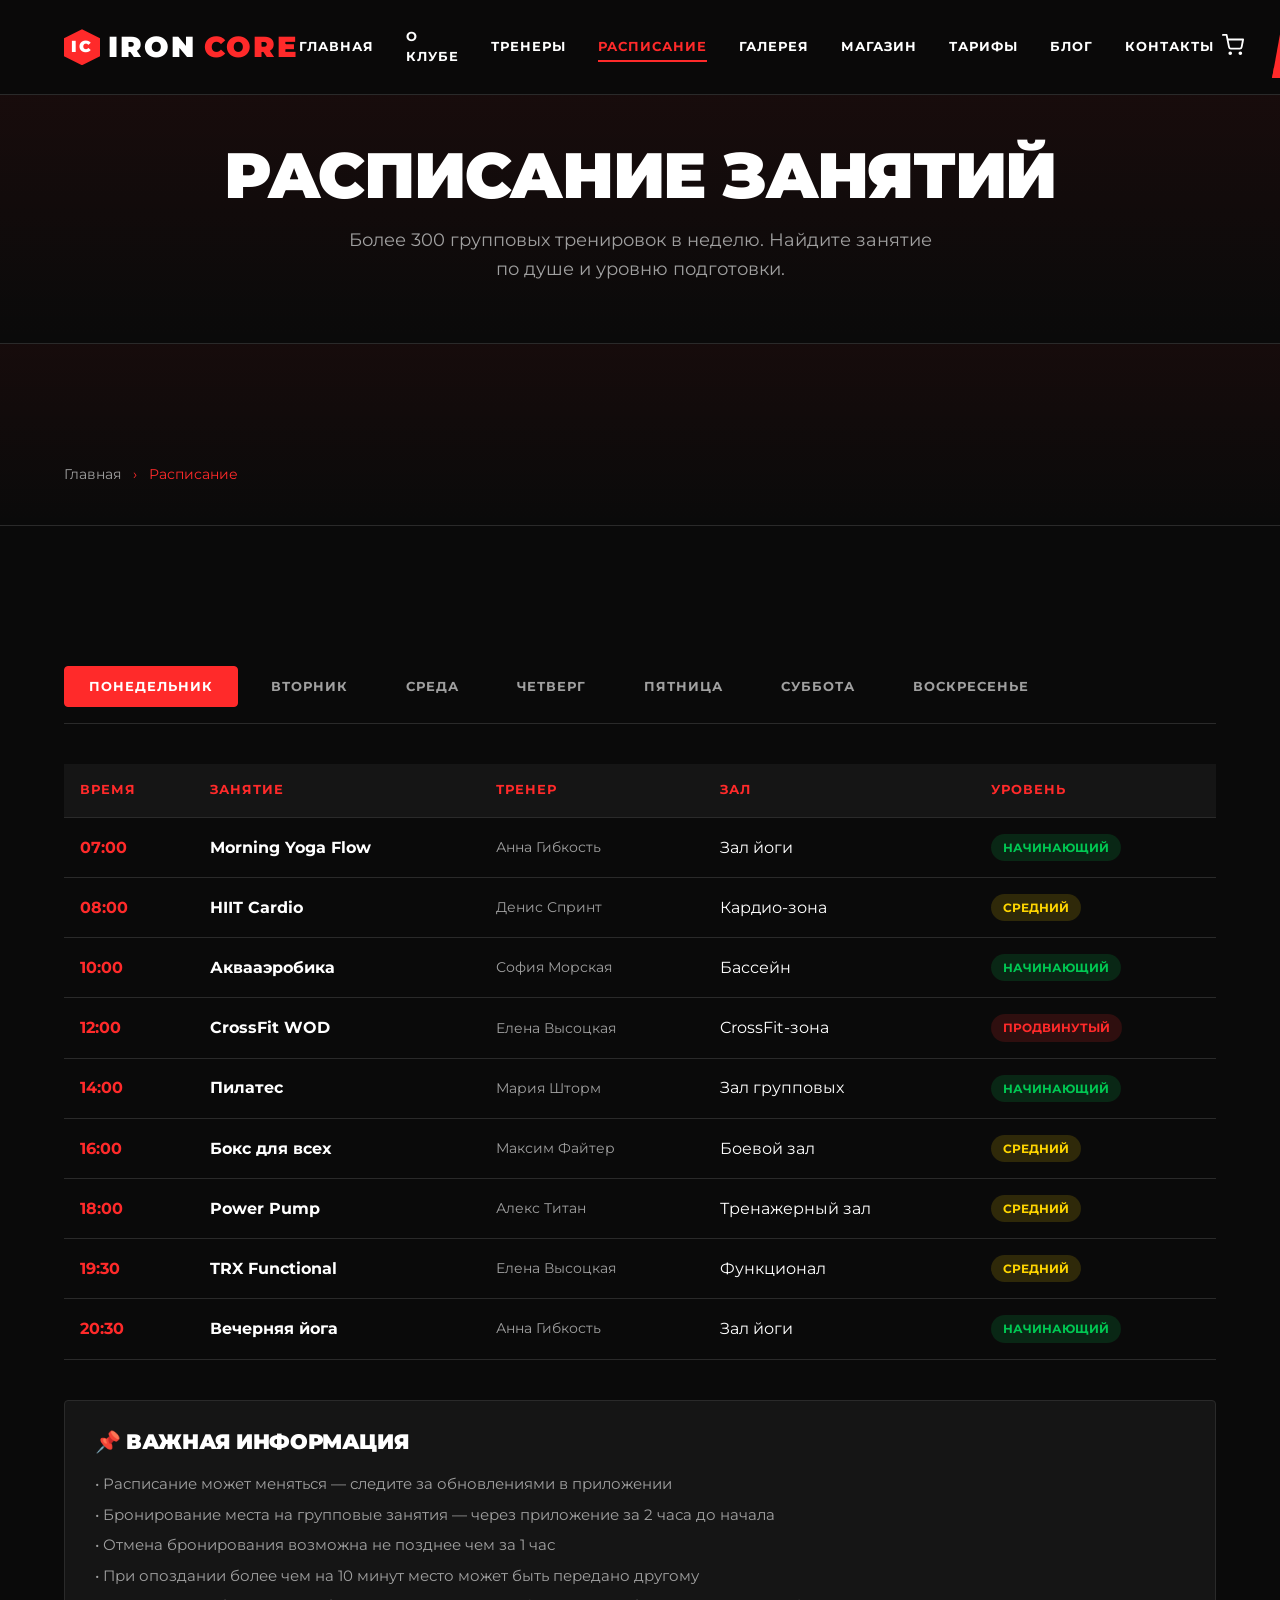
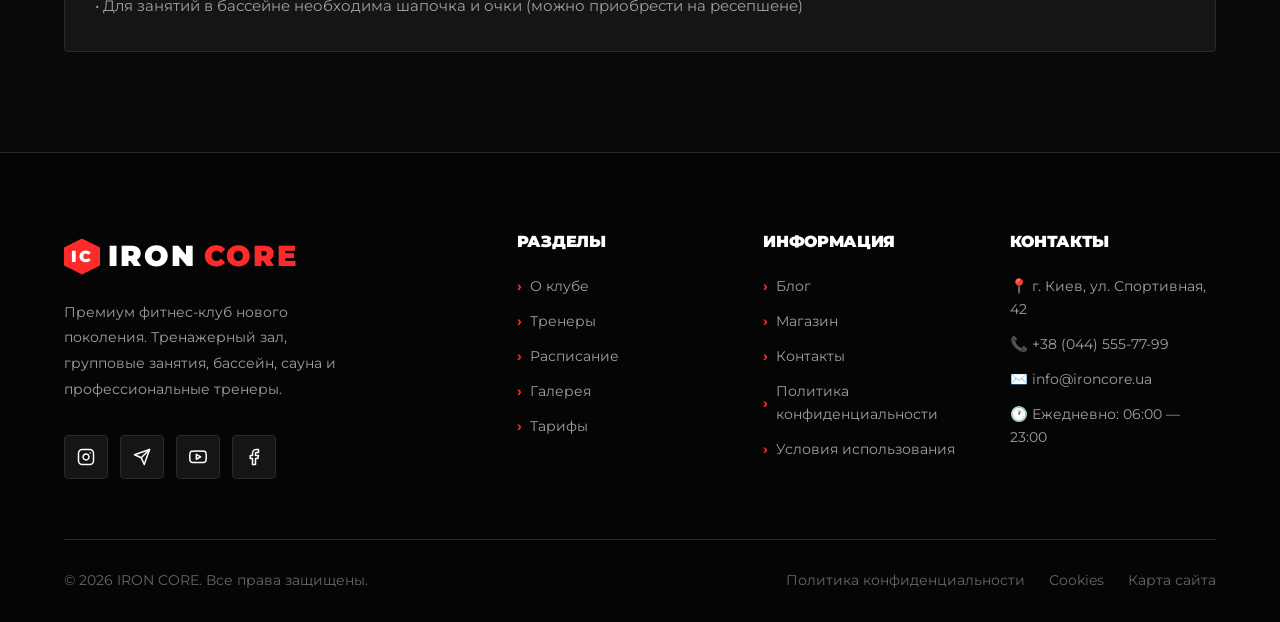
<file: schedule.html>
<!DOCTYPE html>
<html lang="ru">
<head>
    <meta charset="UTF-8">
    <meta name="viewport" content="width=device-width, initial-scale=1.0, maximum-scale=5.0">
    <meta name="description" content="Расписание групповых занятий IRON CORE. Йога, пилатес, бокс, кроссфит, аквааэробика и другие тренировки в Киеве.">
    <meta name="keywords" content="фитнес, тренажерный зал, Киев, спорт, тренеры, бассейн, сауна, IRON CORE">
    <meta name="author" content="IRON CORE">
    <meta name="theme-color" content="#0a0a0a">
    <meta name="apple-mobile-web-app-capable" content="yes">
    <meta name="apple-mobile-web-app-status-bar-style" content="black-translucent">

    <!-- Open Graph -->
    <meta property="og:type" content="website">
    <meta property="og:title" content="Расписание | IRON CORE">
    <meta property="og:description" content="Расписание групповых занятий IRON CORE. Йога, пилатес, бокс, кроссфит, аквааэробика и другие тренировки в Киеве.">
    <meta property="og:image" content="https://images.unsplash.com/photo-1534438327276-14e5300c3a48?q=80&w=1200">
    <meta property="og:url" content="https://ironcore.ua">
    <meta property="og:site_name" content="IRON CORE">

    <!-- Twitter -->
    <meta name="twitter:card" content="summary_large_image">
    <meta name="twitter:title" content="Расписание | IRON CORE">
    <meta name="twitter:description" content="Расписание групповых занятий IRON CORE. Йога, пилатес, бокс, кроссфит, аквааэробика и другие тренировки в Киеве.">
    <meta name="twitter:image" content="https://images.unsplash.com/photo-1534438327276-14e5300c3a48?q=80&w=1200">

    <!-- Favicon -->
    <link rel="icon" href="data:image/svg+xml,<svg xmlns='http://www.w3.org/2000/svg' viewBox='0 0 100 100'><text y='.9em' font-size='90'>💪</text></svg>">

    <title>Расписание | IRON CORE</title>

    <link rel="preconnect" href="https://fonts.googleapis.com">
    <link rel="preconnect" href="https://fonts.gstatic.com" crossorigin>
    <link href="https://fonts.googleapis.com/css2?family=Montserrat:ital,wght@0,400;0,500;0,600;0,700;0,800;0,900;1,400;1,700;1,900&display=swap" rel="stylesheet">
    <link rel="stylesheet" href="css/style.css">

    <!-- Schema.org -->
    <script type="application/ld+json">
    {
      "@context": "https://schema.org",
      "@type": "SportsActivityLocation",
      "name": "IRON CORE Fitness Club",
      "description": "Премиум фитнес-клуб с тренажерным залом, бассейном, сауной и профессиональными тренерами.",
      "url": "https://ironcore.ua",
      "telephone": "+38-044-555-77-99",
      "address": {
        "@type": "PostalAddress",
        "streetAddress": "ул. Спортивная, 42",
        "addressLocality": "Киев",
        "addressCountry": "UA"
      },
      "openingHours": "Mo-Su 06:00-23:00",
      "priceRange": "₴₴₴"
    }
    </script>
</head>
<body>
<div id="preloader">
    <div class="preloader-logo">IRON<span>CORE</span></div>
    <div class="preloader-bar">
        <div class="preloader-progress"></div>
    </div>
</div>
<header>
    <div class="container header-inner">
        <a href="index.html" class="logo">
            <div class="logo-icon">IC</div>
            IRON<span>CORE</span>
        </a>
        <nav class="nav-desktop">
            <a href="index.html" class="">Главная</a><a href="about.html" class="">О клубе</a><a href="trainers.html" class="">Тренеры</a><a href="schedule.html" class="active">Расписание</a><a href="gallery.html" class="">Галерея</a><a href="shop.html" class="">Магазин</a><a href="pricing.html" class="">Тарифы</a><a href="blog.html" class="">Блог</a><a href="contact.html" class="">Контакты</a>
        </nav>
        <div class="header-actions">
            <button class="cart-btn" aria-label="Корзина">
                <svg width="22" height="22" viewBox="0 0 24 24" fill="none" stroke="currentColor" stroke-width="2" stroke-linecap="round" stroke-linejoin="round"><circle cx="9" cy="21" r="1"></circle><circle cx="20" cy="21" r="1"></circle><path d="M1 1h4l2.68 13.39a2 2 0 0 0 2 1.61h9.72a2 2 0 0 0 2-1.61L23 6H6"></path></svg>
                <span class="cart-count" style="display:none">0</span>
            </button>
            <a href="pricing.html" class="btn btn-small">Купить сейчас</a>
            <button class="menu-toggle" aria-label="Меню">
                <span></span><span></span><span></span>
            </button>
        </div>
    </div>
</header>

<div class="overlay"></div>
<nav class="nav-mobile">
    <a href="index.html" class="">Главная <span style="color:var(--primary)">›</span></a><a href="about.html" class="">О клубе <span style="color:var(--primary)">›</span></a><a href="trainers.html" class="">Тренеры <span style="color:var(--primary)">›</span></a><a href="schedule.html" class="active">Расписание <span style="color:var(--primary)">›</span></a><a href="gallery.html" class="">Галерея <span style="color:var(--primary)">›</span></a><a href="shop.html" class="">Магазин <span style="color:var(--primary)">›</span></a><a href="pricing.html" class="">Тарифы <span style="color:var(--primary)">›</span></a><a href="blog.html" class="">Блог <span style="color:var(--primary)">›</span></a><a href="contact.html" class="">Контакты <span style="color:var(--primary)">›</span></a>
    <div style="margin-top:20px;padding-top:20px;border-top:1px solid var(--border)">
        <a href="pricing.html" class="btn" style="width:100%;clip-path:none;border-radius:var(--radius)">Купить сейчас</a>
    </div>
</nav>


<div class="page-header">
    <div class="container">
        <h1>Расписание <span>Занятий</span></h1>
        <p>Более 300 групповых тренировок в неделю. Найдите занятие по душе и уровню подготовки.</p>
    </div>
</div>

<div class="breadcrumbs">
    <div class="container">
        <nav class="breadcrumbs-nav">
            <a href="index.html">Главная</a>
            <span>›</span>
            <span>Расписание</span>
        </nav>
    </div>
</div>

<section>
    <div class="container">
        <div class="tabs-container">
            <div class="tabs animate">
                <button class="tab-btn active" data-tab="mon">Понедельник</button>
                <button class="tab-btn" data-tab="tue">Вторник</button>
                <button class="tab-btn" data-tab="wed">Среда</button>
                <button class="tab-btn" data-tab="thu">Четверг</button>
                <button class="tab-btn" data-tab="fri">Пятница</button>
                <button class="tab-btn" data-tab="sat">Суббота</button>
                <button class="tab-btn" data-tab="sun">Воскресенье</button>
            </div>

            <div id="mon" class="tab-content active">
                <table class="schedule-table animate">
                    <thead>
                        <tr><th>Время</th><th>Занятие</th><th>Тренер</th><th>Зал</th><th>Уровень</th></tr>
                    </thead>
                    <tbody>
                        <tr><td class="schedule-time">07:00</td><td class="schedule-class">Morning Yoga Flow</td><td class="schedule-trainer">Анна Гибкость</td><td>Зал йоги</td><td><span class="schedule-level level-beginner">Начинающий</span></td></tr>
                        <tr><td class="schedule-time">08:00</td><td class="schedule-class">HIIT Cardio</td><td class="schedule-trainer">Денис Спринт</td><td>Кардио-зона</td><td><span class="schedule-level level-intermediate">Средний</span></td></tr>
                        <tr><td class="schedule-time">10:00</td><td class="schedule-class">Аквааэробика</td><td class="schedule-trainer">София Морская</td><td>Бассейн</td><td><span class="schedule-level level-beginner">Начинающий</span></td></tr>
                        <tr><td class="schedule-time">12:00</td><td class="schedule-class">CrossFit WOD</td><td class="schedule-trainer">Елена Высоцкая</td><td>CrossFit-зона</td><td><span class="schedule-level level-advanced">Продвинутый</span></td></tr>
                        <tr><td class="schedule-time">14:00</td><td class="schedule-class">Пилатес</td><td class="schedule-trainer">Мария Шторм</td><td>Зал групповых</td><td><span class="schedule-level level-beginner">Начинающий</span></td></tr>
                        <tr><td class="schedule-time">16:00</td><td class="schedule-class">Бокс для всех</td><td class="schedule-trainer">Максим Файтер</td><td>Боевой зал</td><td><span class="schedule-level level-intermediate">Средний</span></td></tr>
                        <tr><td class="schedule-time">18:00</td><td class="schedule-class">Power Pump</td><td class="schedule-trainer">Алекс Титан</td><td>Тренажерный зал</td><td><span class="schedule-level level-intermediate">Средний</span></td></tr>
                        <tr><td class="schedule-time">19:30</td><td class="schedule-class">TRX Functional</td><td class="schedule-trainer">Елена Высоцкая</td><td>Функционал</td><td><span class="schedule-level level-intermediate">Средний</span></td></tr>
                        <tr><td class="schedule-time">20:30</td><td class="schedule-class">Вечерняя йога</td><td class="schedule-trainer">Анна Гибкость</td><td>Зал йоги</td><td><span class="schedule-level level-beginner">Начинающий</span></td></tr>
                    </tbody>
                </table>
            </div>

            <div id="tue" class="tab-content">
                <table class="schedule-table animate">
                    <thead>
                        <tr><th>Время</th><th>Занятие</th><th>Тренер</th><th>Зал</th><th>Уровень</th></tr>
                    </thead>
                    <tbody>
                        <tr><td class="schedule-time">07:00</td><td class="schedule-class">Беговой клуб</td><td class="schedule-trainer">Денис Спринт</td><td>Кардио-зона</td><td><span class="schedule-level level-intermediate">Средний</span></td></tr>
                        <tr><td class="schedule-time">09:00</td><td class="schedule-class">Stretch & Recovery</td><td class="schedule-trainer">Мария Шторм</td><td>Зал групповых</td><td><span class="schedule-level level-beginner">Начинающий</span></td></tr>
                        <tr><td class="schedule-time">11:00</td><td class="schedule-class">Тяжелая атлетика</td><td class="schedule-trainer">Игорь Коваль</td><td>Тяжелая зона</td><td><span class="schedule-level level-advanced">Продвинутый</span></td></tr>
                        <tr><td class="schedule-time">13:00</td><td class="schedule-class">Body Sculpt</td><td class="schedule-trainer">Мария Шторм</td><td>Зал групповых</td><td><span class="schedule-level level-intermediate">Средний</span></td></tr>
                        <tr><td class="schedule-time">15:00</td><td class="schedule-class">MMA Basics</td><td class="schedule-trainer">Максим Файтер</td><td>Боевой зал</td><td><span class="schedule-level level-beginner">Начинающий</span></td></tr>
                        <tr><td class="schedule-time">17:00</td><td class="schedule-class">Tabata Burn</td><td class="schedule-trainer">Елена Высоцкая</td><td>CrossFit-зона</td><td><span class="schedule-level level-advanced">Продвинутый</span></td></tr>
                        <tr><td class="schedule-time">18:30</td><td class="schedule-class">Spinning</td><td class="schedule-trainer">Денис Спринт</td><td>Кардио-зона</td><td><span class="schedule-level level-intermediate">Средний</span></td></tr>
                        <tr><td class="schedule-time">20:00</td><td class="schedule-class">Медитация</td><td class="schedule-trainer">Анна Гибкость</td><td>Зал йоги</td><td><span class="schedule-level level-beginner">Начинающий</span></td></tr>
                    </tbody>
                </table>
            </div>

            <div id="wed" class="tab-content">
                <table class="schedule-table animate">
                    <thead>
                        <tr><th>Время</th><th>Занятие</th><th>Тренер</th><th>Зал</th><th>Уровень</th></tr>
                    </thead>
                    <tbody>
                        <tr><td class="schedule-time">07:00</td><td class="schedule-class">Vinyasa Yoga</td><td class="schedule-trainer">Анна Гибкость</td><td>Зал йоги</td><td><span class="schedule-level level-intermediate">Средний</span></td></tr>
                        <tr><td class="schedule-time">08:30</td><td class="schedule-class">Круговая тренировка</td><td class="schedule-trainer">Алекс Титан</td><td>Тренажерный зал</td><td><span class="schedule-level level-intermediate">Средний</span></td></tr>
                        <tr><td class="schedule-time">10:00</td><td class="schedule-class">Акватоника</td><td class="schedule-trainer">София Морская</td><td>Бассейн</td><td><span class="schedule-level level-beginner">Начинающий</span></td></tr>
                        <tr><td class="schedule-time">12:00</td><td class="schedule-class">Kettlebell Workout</td><td class="schedule-trainer">Игорь Коваль</td><td>Функционал</td><td><span class="schedule-level level-advanced">Продвинутый</span></td></tr>
                        <tr><td class="schedule-time">14:00</td><td class="schedule-class">Пилатес Reformer</td><td class="schedule-trainer">Мария Шторм</td><td>Зал групповых</td><td><span class="schedule-level level-intermediate">Средний</span></td></tr>
                        <tr><td class="schedule-time">16:00</td><td class="schedule-class">Бокс Pro</td><td class="schedule-trainer">Максим Файтер</td><td>Боевой зал</td><td><span class="schedule-level level-advanced">Продвинутый</span></td></tr>
                        <tr><td class="schedule-time">18:00</td><td class="schedule-class">Leg Day</td><td class="schedule-trainer">Алекс Титан</td><td>Тренажерный зал</td><td><span class="schedule-level level-intermediate">Средний</span></td></tr>
                        <tr><td class="schedule-time">19:30</td><td class="schedule-class">Zumba</td><td class="schedule-trainer">Мария Шторм</td><td>Зал групповых</td><td><span class="schedule-level level-beginner">Начинающий</span></td></tr>
                    </tbody>
                </table>
            </div>

            <div id="thu" class="tab-content">
                <table class="schedule-table animate">
                    <thead>
                        <tr><th>Время</th><th>Занятие</th><th>Тренер</th><th>Зал</th><th>Уровень</th></tr>
                    </thead>
                    <tbody>
                        <tr><td class="schedule-time">07:00</td><td class="schedule-class">Morning Stretch</td><td class="schedule-trainer">Анна Гибкость</td><td>Зал йоги</td><td><span class="schedule-level level-beginner">Начинающий</span></td></tr>
                        <tr><td class="schedule-time">08:00</td><td class="schedule-class">Cardio Blast</td><td class="schedule-trainer">Денис Спринт</td><td>Кардио-зона</td><td><span class="schedule-level level-intermediate">Средний</span></td></tr>
                        <tr><td class="schedule-time">10:00</td><td class="schedule-class">Плавание: техника</td><td class="schedule-trainer">София Морская</td><td>Бассейн</td><td><span class="schedule-level level-beginner">Начинающий</span></td></tr>
                        <tr><td class="schedule-time">12:00</td><td class="schedule-class">CrossFit Games Prep</td><td class="schedule-trainer">Елена Высоцкая</td><td>CrossFit-зона</td><td><span class="schedule-level level-advanced">Продвинутый</span></td></tr>
                        <tr><td class="schedule-time">14:00</td><td class="schedule-class">Body Balance</td><td class="schedule-trainer">Мария Шторм</td><td>Зал групповых</td><td><span class="schedule-level level-beginner">Начинающий</span></td></tr>
                        <tr><td class="schedule-time">16:00</td><td class="schedule-class">Kickboxing</td><td class="schedule-trainer">Максим Файтер</td><td>Боевой зал</td><td><span class="schedule-level level-intermediate">Средний</span></td></tr>
                        <tr><td class="schedule-time">18:00</td><td class="schedule-class">Upper Body Power</td><td class="schedule-trainer">Алекс Титан</td><td>Тренажерный зал</td><td><span class="schedule-level level-intermediate">Средний</span></td></tr>
                        <tr><td class="schedule-time">19:30</td><td class="schedule-class">Recovery Flow</td><td class="schedule-trainer">Анна Гибкость</td><td>Зал йоги</td><td><span class="schedule-level level-beginner">Начинающий</span></td></tr>
                    </tbody>
                </table>
            </div>

            <div id="fri" class="tab-content">
                <table class="schedule-table animate">
                    <thead>
                        <tr><th>Время</th><th>Занятие</th><th>Тренер</th><th>Зал</th><th>Уровень</th></tr>
                    </thead>
                    <tbody>
                        <tr><td class="schedule-time">07:00</td><td class="schedule-class">Power Yoga</td><td class="schedule-trainer">Анна Гибкость</td><td>Зал йоги</td><td><span class="schedule-level level-intermediate">Средний</span></td></tr>
                        <tr><td class="schedule-time">08:30</td><td class="schedule-class">Sprint Intervals</td><td class="schedule-trainer">Денис Спринт</td><td>Кардио-зона</td><td><span class="schedule-level level-advanced">Продвинутый</span></td></tr>
                        <tr><td class="schedule-time">10:00</td><td class="schedule-class">Аквафитнес</td><td class="schedule-trainer">София Морская</td><td>Бассейн</td><td><span class="schedule-level level-beginner">Начинающий</span></td></tr>
                        <tr><td class="schedule-time">12:00</td><td class="schedule-class">Olympic Lifting</td><td class="schedule-trainer">Игорь Коваль</td><td>Тяжелая зона</td><td><span class="schedule-level level-advanced">Продвинутый</span></td></tr>
                        <tr><td class="schedule-time">14:00</td><td class="schedule-class">Barre</td><td class="schedule-trainer">Мария Шторм</td><td>Зал групповых</td><td><span class="schedule-level level-beginner">Начинающий</span></td></tr>
                        <tr><td class="schedule-time">16:00</td><td class="schedule-class">Sparring Day</td><td class="schedule-trainer">Максим Файтер</td><td>Боевой зал</td><td><span class="schedule-level level-advanced">Продвинутый</span></td></tr>
                        <tr><td class="schedule-time">18:00</td><td class="schedule-class">Full Body Pump</td><td class="schedule-trainer">Алекс Титан</td><td>Тренажерный зал</td><td><span class="schedule-level level-intermediate">Средний</span></td></tr>
                        <tr><td class="schedule-time">20:00</td><td class="schedule-class">Friday Dance</td><td class="schedule-trainer">Мария Шторм</td><td>Зал групповых</td><td><span class="schedule-level level-beginner">Начинающий</span></td></tr>
                    </tbody>
                </table>
            </div>

            <div id="sat" class="tab-content">
                <table class="schedule-table animate">
                    <thead>
                        <tr><th>Время</th><th>Занятие</th><th>Тренер</th><th>Зал</th><th>Уровень</th></tr>
                    </thead>
                    <tbody>
                        <tr><td class="schedule-time">09:00</td><td class="schedule-class">Weekend Warrior</td><td class="schedule-trainer">Елена Высоцкая</td><td>CrossFit-зона</td><td><span class="schedule-level level-intermediate">Средний</span></td></tr>
                        <tr><td class="schedule-time">10:00</td><td class="schedule-class">Аква-йога</td><td class="schedule-trainer">София Морская</td><td>Бассейн</td><td><span class="schedule-level level-beginner">Начинающий</span></td></tr>
                        <tr><td class="schedule-time">11:00</td><td class="schedule-class">Outdoor Run Club</td><td class="schedule-trainer">Денис Спринт</td><td>Парк</td><td><span class="schedule-level level-intermediate">Средний</span></td></tr>
                        <tr><td class="schedule-time">12:00</td><td class="schedule-class">Family Fitness</td><td class="schedule-trainer">Мария Шторм</td><td>Зал групповых</td><td><span class="schedule-level level-beginner">Начинающий</span></td></tr>
                        <tr><td class="schedule-time">14:00</td><td class="schedule-class">Open Gym</td><td class="schedule-trainer">Дежурный тренер</td><td>Все зоны</td><td><span class="schedule-level level-beginner">Все уровни</span></td></tr>
                        <tr><td class="schedule-time">16:00</td><td class="schedule-class">Boxing Workshop</td><td class="schedule-trainer">Максим Файтер</td><td>Боевой зал</td><td><span class="schedule-level level-intermediate">Средний</span></td></tr>
                    </tbody>
                </table>
            </div>

            <div id="sun" class="tab-content">
                <table class="schedule-table animate">
                    <thead>
                        <tr><th>Время</th><th>Занятие</th><th>Тренер</th><th>Зал</th><th>Уровень</th></tr>
                    </thead>
                    <tbody>
                        <tr><td class="schedule-time">10:00</td><td class="schedule-class">Sunday Yoga</td><td class="schedule-trainer">Анна Гибкость</td><td>Зал йоги</td><td><span class="schedule-level level-beginner">Начинающий</span></td></tr>
                        <tr><td class="schedule-time">11:00</td><td class="schedule-class">Recovery Swim</td><td class="schedule-trainer">София Морская</td><td>Бассейн</td><td><span class="schedule-level level-beginner">Все уровни</span></td></tr>
                        <tr><td class="schedule-time">12:00</td><td class="schedule-class">Mobility & Stretch</td><td class="schedule-trainer">Мария Шторм</td><td>Зал групповых</td><td><span class="schedule-level level-beginner">Начинающий</span></td></tr>
                        <tr><td class="schedule-time">14:00</td><td class="schedule-class">Open Gym</td><td class="schedule-trainer">Дежурный тренер</td><td>Все зоны</td><td><span class="schedule-level level-beginner">Все уровни</span></td></tr>
                        <tr><td class="schedule-time">16:00</td><td class="schedule-class">Meditation Circle</td><td class="schedule-trainer">Анна Гибкость</td><td>Зал йоги</td><td><span class="schedule-level level-beginner">Все уровни</span></td></tr>
                    </tbody>
                </table>
            </div>
        </div>

        <div style="margin-top:40px;padding:30px;background:var(--gray);border:1px solid var(--border);border-radius:var(--radius)" class="animate">
            <h3 style="margin-bottom:16px;font-size:1.3rem">📌 Важная информация</h3>
            <ul style="color:var(--text-muted);line-height:2;font-size:0.95rem">
                <li>• Расписание может меняться — следите за обновлениями в приложении</li>
                <li>• Бронирование места на групповые занятия — через приложение за 2 часа до начала</li>
                <li>• Отмена бронирования возможна не позднее чем за 1 час</li>
                <li>• При опоздании более чем на 10 минут место может быть передано другому</li>
                <li>• Для занятий в бассейне необходима шапочка и очки (можно приобрести на ресепшене)</li>
            </ul>
        </div>
    </div>
</section>

<footer>
    <div class="container">
        <div class="footer-grid">
            <div class="footer-brand">
                <a href="index.html" class="logo">
                    <div class="logo-icon">IC</div>
                    IRON<span>CORE</span>
                </a>
                <p>Премиум фитнес-клуб нового поколения. Тренажерный зал, групповые занятия, бассейн, сауна и профессиональные тренеры.</p>
                <div class="contact-social">
                    <a href="#" class="social-link" aria-label="Instagram">
                        <svg width="18" height="18" viewBox="0 0 24 24" fill="none" stroke="currentColor" stroke-width="2" stroke-linecap="round" stroke-linejoin="round"><rect x="2" y="2" width="20" height="20" rx="5" ry="5"></rect><path d="M16 11.37A4 4 0 1 1 12.63 8 4 4 0 0 1 16 11.37z"></path><line x1="17.5" y1="6.5" x2="17.51" y2="6.5"></line></svg>
                    </a>
                    <a href="#" class="social-link" aria-label="Telegram">
                        <svg width="18" height="18" viewBox="0 0 24 24" fill="none" stroke="currentColor" stroke-width="2" stroke-linecap="round" stroke-linejoin="round"><line x1="22" y1="2" x2="11" y2="13"></line><polygon points="22 2 15 22 11 13 2 9 22 2"></polygon></svg>
                    </a>
                    <a href="#" class="social-link" aria-label="YouTube">
                        <svg width="18" height="18" viewBox="0 0 24 24" fill="none" stroke="currentColor" stroke-width="2" stroke-linecap="round" stroke-linejoin="round"><path d="M22.54 6.42a2.78 2.78 0 0 0-1.94-2C18.88 4 12 4 12 4s-6.88 0-8.6.46a2.78 2.78 0 0 0-1.94 2A29 29 0 0 0 1 11.75a29 29 0 0 0 .46 5.33A2.78 2.78 0 0 0 3.4 19c1.72.46 8.6.46 8.6.46s6.88 0 8.6-.46a2.78 2.78 0 0 0 1.94-2 29 29 0 0 0 .46-5.25 29 29 0 0 0-.46-5.33z"></path><polygon points="9.75 15.02 15.5 11.75 9.75 8.48 9.75 15.02"></polygon></svg>
                    </a>
                    <a href="#" class="social-link" aria-label="Facebook">
                        <svg width="18" height="18" viewBox="0 0 24 24" fill="none" stroke="currentColor" stroke-width="2" stroke-linecap="round" stroke-linejoin="round"><path d="M18 2h-3a5 5 0 0 0-5 5v3H7v4h3v8h4v-8h3l1-4h-4V7a1 1 0 0 1 1-1h3z"></path></svg>
                    </a>
                </div>
            </div>
            <div>
                <h4 class="footer-title">Разделы</h4>
                <div class="footer-links">
                    <a href="about.html">О клубе</a>
                    <a href="trainers.html">Тренеры</a>
                    <a href="schedule.html">Расписание</a>
                    <a href="gallery.html">Галерея</a>
                    <a href="pricing.html">Тарифы</a>
                </div>
            </div>
            <div>
                <h4 class="footer-title">Информация</h4>
                <div class="footer-links">
                    <a href="blog.html">Блог</a>
                    <a href="shop.html">Магазин</a>
                    <a href="contact.html">Контакты</a>
                    <a href="#">Политика конфиденциальности</a>
                    <a href="#">Условия использования</a>
                </div>
            </div>
            <div>
                <h4 class="footer-title">Контакты</h4>
                <div class="footer-contact">
                    <p>📍 г. Киев, ул. Спортивная, 42</p>
                    <p>📞 +38 (044) 555-77-99</p>
                    <p>✉️ info@ironcore.ua</p>
                    <p>🕐 Ежедневно: 06:00 — 23:00</p>
                </div>
            </div>
        </div>
        <div class="footer-bottom">
            <p>© <span class="current-year">2024</span> IRON CORE. Все права защищены.</p>
            <div class="footer-bottom-links">
                <a href="#">Политика конфиденциальности</a>
                <a href="#">Cookies</a>
                <a href="#">Карта сайта</a>
            </div>
        </div>
    </div>
</footer>

<div class="modal-overlay" id="cart-modal">
    <div class="modal">
        <div class="modal-header">
            <h3>🛒 Корзина</h3>
            <button class="modal-close">×</button>
        </div>
        <div class="modal-body">
            <div class="cart-items"></div>
            <div class="cart-total">
                <h4>Итого:</h4>
                <p class="cart-total-price">0 ₴</p>
            </div>
            <button class="btn" style="width:100%;margin-top:20px" onclick="showToast('Оформление заказа в разработке')">Оформить заказ</button>
        </div>
    </div>
</div>

<script src="js/main.js"></script>
</body>
</html>
</file>
<file: css/style.css>
:root {
    --primary: #ff2a2a;
    --primary-dark: #cc2222;
    --dark: #0a0a0a;
    --gray: #151515;
    --gray-light: #1f1f1f;
    --border: #2a2a2a;
    --text: #ffffff;
    --text-muted: #a0a0a0;
    --text-dark: #666666;
    --success: #00c853;
    --warning: #ffd600;
    --radius: 4px;
    --transition: all 0.3s cubic-bezier(0.4, 0, 0.2, 1);
    --shadow: 0 10px 40px rgba(0,0,0,0.5);
    --shadow-primary: 0 10px 40px rgba(255,42,42,0.2);
}

* {
    margin: 0;
    padding: 0;
    box-sizing: border-box;
}

html {
    scroll-behavior: smooth;
    font-size: 16px;
}

body {
    font-family: 'Montserrat', -apple-system, BlinkMacSystemFont, 'Segoe UI', Roboto, sans-serif;
    background-color: var(--dark);
    color: var(--text);
    overflow-x: hidden;
    line-height: 1.6;
    -webkit-font-smoothing: antialiased;
}

img {
    max-width: 100%;
    height: auto;
    display: block;
}

a {
    color: inherit;
    text-decoration: none;
    transition: var(--transition);
}

ul, ol {
    list-style: none;
}

button {
    border: none;
    background: none;
    cursor: pointer;
    font-family: inherit;
}

/* Preloader */
#preloader {
    position: fixed;
    inset: 0;
    background: var(--dark);
    z-index: 99999;
    display: flex;
    align-items: center;
    justify-content: center;
    flex-direction: column;
    transition: opacity 0.5s, visibility 0.5s;
}

#preloader.hidden {
    opacity: 0;
    visibility: hidden;
}

.preloader-logo {
    font-size: 2.5rem;
    font-weight: 900;
    text-transform: uppercase;
    letter-spacing: 4px;
    margin-bottom: 20px;
}

.preloader-logo span {
    color: var(--primary);
}

.preloader-bar {
    width: 200px;
    height: 3px;
    background: var(--gray);
    border-radius: 3px;
    overflow: hidden;
}

.preloader-progress {
    height: 100%;
    width: 0%;
    background: var(--primary);
    animation: preload 1.5s ease-out forwards;
}

@keyframes preload {
    0% { width: 0%; }
    100% { width: 100%; }
}

/* Scrollbar */
::-webkit-scrollbar {
    width: 8px;
}

::-webkit-scrollbar-track {
    background: var(--dark);
}

::-webkit-scrollbar-thumb {
    background: var(--primary);
    border-radius: 4px;
}

/* Selection */
::selection {
    background: var(--primary);
    color: white;
}

/* Typography */
h1, h2, h3, h4, h5, h6 {
    font-weight: 900;
    text-transform: uppercase;
    line-height: 1.1;
    letter-spacing: -0.02em;
}

.section-title {
    font-size: clamp(2rem, 5vw, 3.5rem);
    font-weight: 900;
    text-transform: uppercase;
    margin-bottom: 60px;
    text-align: center;
    font-style: italic;
    position: relative;
    display: inline-block;
    width: 100%;
}

.section-title span {
    color: var(--primary);
}

.section-title::after {
    content: '';
    display: block;
    width: 60px;
    height: 4px;
    background: var(--primary);
    margin: 20px auto 0;
}

.section-subtitle {
    text-align: center;
    color: var(--text-muted);
    max-width: 600px;
    margin: -40px auto 60px;
    font-size: 1.1rem;
}

/* Container */
.container {
    width: 100%;
    max-width: 1280px;
    margin: 0 auto;
    padding: 0 5%;
}

/* Buttons */
.btn {
    display: inline-flex;
    align-items: center;
    justify-content: center;
    gap: 10px;
    padding: 16px 36px;
    background: var(--primary);
    color: white;
    font-weight: 700;
    text-transform: uppercase;
    font-size: 0.85rem;
    letter-spacing: 1px;
    transition: var(--transition);
    clip-path: polygon(10% 0, 100% 0, 90% 100%, 0% 100%);
    text-align: center;
    cursor: pointer;
    border: 2px solid var(--primary);
    position: relative;
    overflow: hidden;
}

.btn::before {
    content: '';
    position: absolute;
    top: 0;
    left: -100%;
    width: 100%;
    height: 100%;
    background: linear-gradient(90deg, transparent, rgba(255,255,255,0.2), transparent);
    transition: 0.5s;
}

.btn:hover::before {
    left: 100%;
}

.btn:hover {
    background: transparent;
    color: var(--primary);
    transform: translateY(-2px);
    box-shadow: var(--shadow-primary);
}

.btn-outline {
    background: transparent;
    color: var(--primary);
}

.btn-outline:hover {
    background: var(--primary);
    color: white;
}

.btn-white {
    background: white;
    color: var(--dark);
    border-color: white;
}

.btn-white:hover {
    background: transparent;
    color: white;
}

.btn-small {
    padding: 10px 24px;
    font-size: 0.75rem;
}

/* Header */
header {
    position: fixed;
    top: 0;
    left: 0;
    width: 100%;
    padding: 16px 0;
    z-index: 1000;
    background: rgba(10, 10, 10, 0.95);
    backdrop-filter: blur(20px);
    -webkit-backdrop-filter: blur(20px);
    border-bottom: 1px solid var(--border);
    transition: var(--transition);
}

header.scrolled {
    padding: 12px 0;
    background: rgba(10, 10, 10, 0.98);
    box-shadow: 0 4px 30px rgba(0,0,0,0.5);
}

.header-inner {
    display: flex;
    justify-content: space-between;
    align-items: center;
}

.logo {
    font-size: 1.8rem;
    font-weight: 900;
    text-transform: uppercase;
    letter-spacing: 2px;
    text-decoration: none;
    color: var(--text);
    display: flex;
    align-items: center;
    gap: 8px;
}

.logo span {
    color: var(--primary);
}

.logo-icon {
    width: 36px;
    height: 36px;
    background: var(--primary);
    clip-path: polygon(50% 0%, 100% 25%, 100% 75%, 50% 100%, 0% 75%, 0% 25%);
    display: flex;
    align-items: center;
    justify-content: center;
    font-size: 1rem;
    color: white;
}

/* Navigation */
.nav-desktop {
    display: flex;
    gap: 32px;
    align-items: center;
}

.nav-desktop a {
    color: var(--text);
    font-weight: 700;
    text-transform: uppercase;
    font-size: 0.8rem;
    letter-spacing: 1px;
    position: relative;
    padding: 5px 0;
}

.nav-desktop a::after {
    content: '';
    position: absolute;
    bottom: 0;
    left: 0;
    width: 0;
    height: 2px;
    background: var(--primary);
    transition: var(--transition);
}

.nav-desktop a:hover,
.nav-desktop a.active {
    color: var(--primary);
}

.nav-desktop a:hover::after,
.nav-desktop a.active::after {
    width: 100%;
}

.header-actions {
    display: flex;
    align-items: center;
    gap: 20px;
}

.cart-btn {
    position: relative;
    color: var(--text);
    font-size: 1.2rem;
    padding: 8px;
}

.cart-count {
    position: absolute;
    top: -2px;
    right: -2px;
    background: var(--primary);
    color: white;
    font-size: 0.65rem;
    font-weight: 700;
    width: 18px;
    height: 18px;
    border-radius: 50%;
    display: flex;
    align-items: center;
    justify-content: center;
}

/* Mobile Menu Toggle */
.menu-toggle {
    display: none;
    flex-direction: column;
    gap: 5px;
    padding: 8px;
    z-index: 1001;
}

.menu-toggle span {
    display: block;
    width: 28px;
    height: 2px;
    background: var(--text);
    transition: var(--transition);
}

.menu-toggle.active span:nth-child(1) {
    transform: rotate(45deg) translate(5px, 5px);
}

.menu-toggle.active span:nth-child(2) {
    opacity: 0;
}

.menu-toggle.active span:nth-child(3) {
    transform: rotate(-45deg) translate(5px, -5px);
}

/* Mobile Navigation */
.nav-mobile {
    position: fixed;
    top: 0;
    right: -100%;
    width: 80%;
    max-width: 400px;
    height: 100vh;
    background: var(--gray);
    z-index: 999;
    padding: 100px 40px 40px;
    transition: var(--transition);
    border-left: 1px solid var(--border);
    display: flex;
    flex-direction: column;
    gap: 24px;
}

.nav-mobile.active {
    right: 0;
}

.nav-mobile a {
    color: var(--text);
    font-weight: 700;
    text-transform: uppercase;
    font-size: 1.1rem;
    padding: 12px 0;
    border-bottom: 1px solid var(--border);
    display: flex;
    justify-content: space-between;
    align-items: center;
}

.nav-mobile a:hover,
.nav-mobile a.active {
    color: var(--primary);
    padding-left: 10px;
}

.overlay {
    position: fixed;
    inset: 0;
    background: rgba(0,0,0,0.8);
    z-index: 998;
    opacity: 0;
    visibility: hidden;
    transition: var(--transition);
}

.overlay.active {
    opacity: 1;
    visibility: visible;
}

/* Hero Section */
.hero {
    min-height: 100vh;
    display: flex;
    align-items: center;
    position: relative;
    overflow: hidden;
    padding-top: 80px;
}

.hero-bg {
    position: absolute;
    inset: 0;
    z-index: -1;
}

.hero-bg img {
    width: 100%;
    height: 100%;
    object-fit: cover;
    filter: brightness(0.4);
}

.hero-bg::after {
    content: '';
    position: absolute;
    inset: 0;
    background: linear-gradient(to right, rgba(10,10,10,0.95) 0%, rgba(10,10,10,0.7) 50%, rgba(10,10,10,0.4) 100%);
}

.hero-content {
    max-width: 800px;
    position: relative;
    z-index: 1;
}

.hero-badge {
    display: inline-flex;
    align-items: center;
    gap: 8px;
    background: rgba(255,42,42,0.15);
    border: 1px solid rgba(255,42,42,0.3);
    padding: 8px 16px;
    border-radius: 50px;
    font-size: 0.8rem;
    font-weight: 700;
    text-transform: uppercase;
    color: var(--primary);
    margin-bottom: 24px;
    animation: fadeInUp 0.8s ease-out;
}

.hero h1 {
    font-size: clamp(2.5rem, 6vw, 5rem);
    font-weight: 900;
    line-height: 1.05;
    text-transform: uppercase;
    margin-bottom: 24px;
    font-style: italic;
    animation: fadeInUp 0.8s ease-out 0.1s both;
}

.hero h1 span {
    color: transparent;
    -webkit-text-stroke: 2px var(--primary);
    text-shadow: 0 0 30px rgba(255,42,42,0.3);
}

.hero p {
    font-size: 1.15rem;
    color: var(--text-muted);
    margin-bottom: 40px;
    line-height: 1.8;
    max-width: 600px;
    animation: fadeInUp 0.8s ease-out 0.2s both;
}

.hero-buttons {
    display: flex;
    gap: 16px;
    flex-wrap: wrap;
    animation: fadeInUp 0.8s ease-out 0.3s both;
}

.hero-stats {
    display: flex;
    gap: 40px;
    margin-top: 60px;
    animation: fadeInUp 0.8s ease-out 0.4s both;
}

.hero-stat {
    text-align: center;
}

.hero-stat-number {
    font-size: 2.5rem;
    font-weight: 900;
    color: var(--primary);
    line-height: 1;
    display: block;
}

.hero-stat-label {
    font-size: 0.8rem;
    color: var(--text-muted);
    text-transform: uppercase;
    letter-spacing: 1px;
    margin-top: 8px;
}

/* Section */
section {
    padding: 100px 0;
    position: relative;
}

section.alt {
    background: #050505;
}

/* Cards */
.card {
    background: var(--gray);
    border: 1px solid var(--border);
    border-radius: var(--radius);
    overflow: hidden;
    transition: var(--transition);
    position: relative;
}

.card:hover {
    border-color: var(--primary);
    transform: translateY(-8px);
    box-shadow: var(--shadow-primary);
}

/* Grid */
.grid-2 {
    display: grid;
    grid-template-columns: repeat(auto-fit, minmax(400px, 1fr));
    gap: 30px;
}

.grid-3 {
    display: grid;
    grid-template-columns: repeat(auto-fit, minmax(300px, 1fr));
    gap: 30px;
}

.grid-4 {
    display: grid;
    grid-template-columns: repeat(auto-fit, minmax(260px, 1fr));
    gap: 25px;
}

/* Trainer Cards */
.trainer-card {
    height: 450px;
    position: relative;
    cursor: pointer;
}

.trainer-card img {
    width: 100%;
    height: 100%;
    object-fit: cover;
    filter: grayscale(100%) brightness(0.6);
    transition: var(--transition);
}

.trainer-card:hover img {
    filter: grayscale(0%) brightness(1);
    transform: scale(1.05);
}

.trainer-info {
    position: absolute;
    bottom: 0;
    left: 0;
    width: 100%;
    padding: 30px;
    background: linear-gradient(to top, rgba(0,0,0,0.95), transparent);
    transform: translateY(20px);
    transition: var(--transition);
}

.trainer-card:hover .trainer-info {
    transform: translateY(0);
}

.trainer-info h3 {
    font-size: 1.6rem;
    margin-bottom: 8px;
}

.trainer-role {
    color: var(--primary);
    font-weight: 700;
    font-size: 0.85rem;
    text-transform: uppercase;
    letter-spacing: 1px;
    margin-bottom: 16px;
}

.trainer-stats {
    display: flex;
    gap: 20px;
    border-top: 1px solid rgba(255,255,255,0.1);
    padding-top: 12px;
}

.trainer-stats p {
    color: var(--text-muted);
    font-size: 0.8rem;
    font-weight: 700;
    text-transform: uppercase;
}

.trainer-stats span {
    color: var(--text);
    font-size: 1.1rem;
    display: block;
    margin-top: 4px;
}

/* Gallery */
.gallery-grid {
    display: grid;
    grid-template-columns: repeat(auto-fit, minmax(280px, 1fr));
    gap: 16px;
}

.gallery-item {
    height: 280px;
    overflow: hidden;
    border: 2px solid var(--border);
    border-radius: var(--radius);
    cursor: pointer;
    position: relative;
}

.gallery-item img {
    width: 100%;
    height: 100%;
    object-fit: cover;
    transition: var(--transition);
}

.gallery-item::after {
    content: '';
    position: absolute;
    inset: 0;
    background: rgba(255,42,42,0);
    transition: var(--transition);
}

.gallery-item:hover {
    border-color: var(--primary);
}

.gallery-item:hover img {
    transform: scale(1.1);
}

.gallery-item:hover::after {
    background: rgba(255,42,42,0.2);
}

.gallery-item.wide {
    grid-column: span 2;
}

.gallery-item.tall {
    grid-row: span 2;
    height: auto;
}

/* Shop */
.shop-card {
    padding: 30px;
    text-align: center;
    display: flex;
    flex-direction: column;
    justify-content: space-between;
    height: 100%;
}

.product-img {
    height: 200px;
    display: flex;
    align-items: center;
    justify-content: center;
    margin-bottom: 20px;
    background: var(--dark);
    border-radius: var(--radius);
    padding: 20px;
}

.product-img img {
    max-height: 100%;
    max-width: 100%;
    object-fit: contain;
    transition: var(--transition);
}

.shop-card:hover .product-img img {
    transform: scale(1.1);
}

.product-category {
    color: var(--primary);
    font-size: 0.75rem;
    font-weight: 700;
    text-transform: uppercase;
    letter-spacing: 1px;
    margin-bottom: 8px;
}

.product-name {
    font-weight: 700;
    text-transform: uppercase;
    margin-bottom: 12px;
    font-size: 1rem;
    min-height: 48px;
    display: flex;
    align-items: center;
    justify-content: center;
}

.product-price {
    font-size: 1.6rem;
    font-weight: 900;
    color: var(--primary);
    margin-bottom: 20px;
}

.product-old-price {
    text-decoration: line-through;
    color: var(--text-dark);
    font-size: 1rem;
    margin-right: 8px;
}

/* Pricing */
.pricing-grid {
    display: grid;
    grid-template-columns: repeat(auto-fit, minmax(300px, 1fr));
    gap: 30px;
    align-items: start;
}

.price-card {
    padding: 50px 30px;
    text-align: center;
    display: flex;
    flex-direction: column;
    position: relative;
}

.price-card.featured {
    border-color: var(--primary);
    background: linear-gradient(145deg, var(--gray) 0%, rgba(255,42,42,0.08) 100%);
    transform: scale(1.03);
    z-index: 2;
}

.price-badge {
    position: absolute;
    top: -15px;
    left: 50%;
    transform: translateX(-50%);
    background: var(--primary);
    padding: 8px 24px;
    font-weight: 700;
    text-transform: uppercase;
    font-size: 0.75rem;
    letter-spacing: 1px;
    clip-path: polygon(10% 0, 100% 0, 90% 100%, 0% 100%);
}

.price-title {
    font-size: 1.6rem;
    margin-bottom: 8px;
}

.price-subtitle {
    color: var(--text-muted);
    font-size: 0.9rem;
    margin-bottom: 24px;
}

.price-value {
    font-size: 3.5rem;
    font-weight: 900;
    color: var(--primary);
    line-height: 1;
    margin-bottom: 8px;
}

.price-period {
    color: var(--text-muted);
    margin-bottom: 30px;
    font-size: 0.9rem;
}

.price-features {
    text-align: left;
    flex-grow: 1;
    margin-bottom: 30px;
}

.price-features li {
    padding: 12px 0;
    color: var(--text-muted);
    border-bottom: 1px solid var(--border);
    font-size: 0.9rem;
    display: flex;
    align-items: center;
    gap: 10px;
}

.price-features li::before {
    content: '✓';
    color: var(--primary);
    font-weight: 700;
}

.price-features li.disabled {
    color: var(--text-dark);
    text-decoration: line-through;
}

.price-features li.disabled::before {
    content: '✕';
    color: var(--text-dark);
}

/* Forms */
.form-group {
    margin-bottom: 20px;
}

.form-group label {
    display: block;
    margin-bottom: 8px;
    font-weight: 700;
    font-size: 0.85rem;
    text-transform: uppercase;
    letter-spacing: 1px;
    color: var(--text-muted);
}

.form-control {
    width: 100%;
    padding: 16px 18px;
    background: var(--dark);
    border: 1px solid var(--border);
    color: var(--text);
    font-size: 1rem;
    transition: var(--transition);
    border-radius: var(--radius);
    font-family: inherit;
}

.form-control:focus {
    border-color: var(--primary);
    outline: none;
    box-shadow: 0 0 0 3px rgba(255,42,42,0.1);
}

.form-control::placeholder {
    color: var(--text-dark);
}

textarea.form-control {
    resize: vertical;
    min-height: 120px;
}

.form-row {
    display: grid;
    grid-template-columns: 1fr 1fr;
    gap: 20px;
}

.form-error {
    color: var(--primary);
    font-size: 0.8rem;
    margin-top: 6px;
    display: none;
}

.form-group.error .form-error {
    display: block;
}

.form-group.error .form-control {
    border-color: var(--primary);
}

/* Contact Section */
.contact-grid {
    display: grid;
    grid-template-columns: 1fr 1fr;
    gap: 60px;
    align-items: start;
}

.contact-info h3 {
    font-size: 2rem;
    margin-bottom: 24px;
}

.contact-info p {
    color: var(--text-muted);
    margin-bottom: 32px;
    line-height: 1.8;
}

.contact-details {
    display: flex;
    flex-direction: column;
    gap: 20px;
}

.contact-item {
    display: flex;
    align-items: flex-start;
    gap: 16px;
}

.contact-item-icon {
    width: 48px;
    height: 48px;
    background: var(--gray);
    border: 1px solid var(--border);
    border-radius: var(--radius);
    display: flex;
    align-items: center;
    justify-content: center;
    color: var(--primary);
    font-size: 1.2rem;
    flex-shrink: 0;
}

.contact-item-content h4 {
    font-size: 1rem;
    margin-bottom: 4px;
}

.contact-item-content p {
    color: var(--text-muted);
    font-size: 0.9rem;
    margin: 0;
}

.contact-social {
    display: flex;
    gap: 12px;
    margin-top: 32px;
}

.social-link {
    width: 44px;
    height: 44px;
    background: var(--gray);
    border: 1px solid var(--border);
    border-radius: var(--radius);
    display: flex;
    align-items: center;
    justify-content: center;
    color: var(--text);
    font-size: 1rem;
    transition: var(--transition);
}

.social-link:hover {
    background: var(--primary);
    border-color: var(--primary);
    color: white;
    transform: translateY(-3px);
}

/* Map */
.map-container {
    width: 100%;
    height: 400px;
    background: var(--gray);
    border: 1px solid var(--border);
    border-radius: var(--radius);
    overflow: hidden;
    position: relative;
}

.map-placeholder {
    width: 100%;
    height: 100%;
    display: flex;
    align-items: center;
    justify-content: center;
    flex-direction: column;
    color: var(--text-muted);
    gap: 12px;
}

/* Footer */
footer {
    background: #050505;
    border-top: 1px solid var(--border);
    padding: 80px 0 30px;
}

.footer-grid {
    display: grid;
    grid-template-columns: 2fr 1fr 1fr 1fr;
    gap: 40px;
    margin-bottom: 60px;
}

.footer-brand .logo {
    margin-bottom: 20px;
    display: inline-flex;
}

.footer-brand p {
    color: var(--text-muted);
    font-size: 0.9rem;
    line-height: 1.8;
    margin-bottom: 24px;
    max-width: 300px;
}

.footer-title {
    font-size: 1rem;
    margin-bottom: 24px;
    color: var(--text);
}

.footer-links {
    display: flex;
    flex-direction: column;
    gap: 12px;
}

.footer-links a {
    color: var(--text-muted);
    font-size: 0.9rem;
    transition: var(--transition);
    display: flex;
    align-items: center;
    gap: 8px;
}

.footer-links a::before {
    content: '›';
    color: var(--primary);
    font-weight: 700;
}

.footer-links a:hover {
    color: var(--primary);
    padding-left: 5px;
}

.footer-contact p {
    color: var(--text-muted);
    font-size: 0.9rem;
    margin-bottom: 12px;
    display: flex;
    align-items: center;
    gap: 10px;
}

.footer-bottom {
    border-top: 1px solid var(--border);
    padding-top: 30px;
    display: flex;
    justify-content: space-between;
    align-items: center;
    flex-wrap: wrap;
    gap: 20px;
}

.footer-bottom p {
    color: var(--text-dark);
    font-size: 0.85rem;
}

.footer-bottom-links {
    display: flex;
    gap: 24px;
}

.footer-bottom-links a {
    color: var(--text-dark);
    font-size: 0.85rem;
}

.footer-bottom-links a:hover {
    color: var(--primary);
}

/* Animations */
@keyframes fadeInUp {
    from {
        opacity: 0;
        transform: translateY(30px);
    }
    to {
        opacity: 1;
        transform: translateY(0);
    }
}

@keyframes fadeIn {
    from { opacity: 0; }
    to { opacity: 1; }
}

@keyframes pulse {
    0%, 100% { transform: scale(1); }
    50% { transform: scale(1.05); }
}

.animate {
    opacity: 0;
    transform: translateY(30px);
    transition: opacity 0.6s ease-out, transform 0.6s ease-out;
}

.animate.visible {
    opacity: 1;
    transform: translateY(0);
}

/* Toast */
.toast-container {
    position: fixed;
    bottom: 30px;
    right: 30px;
    z-index: 9999;
    display: flex;
    flex-direction: column;
    gap: 10px;
}

.toast {
    background: var(--gray);
    border: 1px solid var(--border);
    border-left: 4px solid var(--primary);
    padding: 16px 24px;
    border-radius: var(--radius);
    color: var(--text);
    font-weight: 700;
    font-size: 0.9rem;
    display: flex;
    align-items: center;
    gap: 12px;
    box-shadow: var(--shadow);
    animation: slideIn 0.3s ease-out;
    min-width: 280px;
}

.toast.success {
    border-left-color: var(--success);
}

.toast.error {
    border-left-color: var(--primary);
}

@keyframes slideIn {
    from {
        transform: translateX(100%);
        opacity: 0;
    }
    to {
        transform: translateX(0);
        opacity: 1;
    }
}

/* Breadcrumbs */
.breadcrumbs {
    padding: 120px 0 40px;
    background: linear-gradient(to bottom, rgba(255,42,42,0.05), transparent);
    border-bottom: 1px solid var(--border);
    margin-bottom: 40px;
}

.breadcrumbs h1 {
    font-size: clamp(2rem, 4vw, 3rem);
    margin-bottom: 12px;
}

.breadcrumbs-nav {
    display: flex;
    gap: 12px;
    align-items: center;
    color: var(--text-muted);
    font-size: 0.85rem;
}

.breadcrumbs-nav a:hover {
    color: var(--primary);
}

.breadcrumbs-nav span {
    color: var(--primary);
}

/* Page Header */
.page-header {
    padding: 140px 0 60px;
    text-align: center;
    background: linear-gradient(to bottom, rgba(255,42,42,0.08), transparent);
    border-bottom: 1px solid var(--border);
}

.page-header h1 {
    font-size: clamp(2.5rem, 5vw, 4rem);
    margin-bottom: 16px;
}

.page-header p {
    color: var(--text-muted);
    max-width: 600px;
    margin: 0 auto;
    font-size: 1.1rem;
}

/* Features */
.feature-card {
    padding: 40px 30px;
    text-align: center;
    border: 1px solid var(--border);
    border-radius: var(--radius);
    transition: var(--transition);
    background: var(--gray);
}

.feature-card:hover {
    border-color: var(--primary);
    transform: translateY(-5px);
}

.feature-icon {
    width: 64px;
    height: 64px;
    background: rgba(255,42,42,0.1);
    border: 1px solid rgba(255,42,42,0.2);
    border-radius: 50%;
    display: flex;
    align-items: center;
    justify-content: center;
    margin: 0 auto 20px;
    font-size: 1.5rem;
    color: var(--primary);
}

.feature-card h3 {
    font-size: 1.2rem;
    margin-bottom: 12px;
}

.feature-card p {
    color: var(--text-muted);
    font-size: 0.9rem;
    line-height: 1.7;
}

/* Stats Section */
.stats-section {
    background: var(--primary);
    padding: 60px 0;
}

.stats-grid {
    display: grid;
    grid-template-columns: repeat(auto-fit, minmax(200px, 1fr));
    gap: 40px;
    text-align: center;
}

.stat-item h3 {
    font-size: 3rem;
    color: white;
    margin-bottom: 8px;
}

.stat-item p {
    color: rgba(255,255,255,0.8);
    font-weight: 700;
    text-transform: uppercase;
    font-size: 0.85rem;
    letter-spacing: 1px;
}

/* Testimonials */
.testimonial-card {
    padding: 40px;
    background: var(--gray);
    border: 1px solid var(--border);
    border-radius: var(--radius);
    position: relative;
}

.testimonial-card::before {
    content: '"';
    position: absolute;
    top: 20px;
    left: 30px;
    font-size: 4rem;
    color: var(--primary);
    opacity: 0.3;
    line-height: 1;
    font-family: Georgia, serif;
}

.testimonial-text {
    color: var(--text-muted);
    line-height: 1.8;
    margin-bottom: 24px;
    position: relative;
    z-index: 1;
}

.testimonial-author {
    display: flex;
    align-items: center;
    gap: 16px;
}

.testimonial-author img {
    width: 56px;
    height: 56px;
    border-radius: 50%;
    object-fit: cover;
    border: 2px solid var(--primary);
}

.testimonial-author-info h4 {
    font-size: 1rem;
    margin-bottom: 4px;
}

.testimonial-author-info p {
    color: var(--primary);
    font-size: 0.8rem;
    font-weight: 700;
    text-transform: uppercase;
}

/* Schedule Table */
.schedule-table {
    width: 100%;
    border-collapse: collapse;
    margin-top: 20px;
}

.schedule-table th,
.schedule-table td {
    padding: 16px;
    text-align: left;
    border-bottom: 1px solid var(--border);
}

.schedule-table th {
    background: var(--gray);
    color: var(--primary);
    font-weight: 700;
    text-transform: uppercase;
    font-size: 0.8rem;
    letter-spacing: 1px;
}

.schedule-table tr:hover td {
    background: rgba(255,42,42,0.03);
}

.schedule-time {
    font-weight: 700;
    color: var(--primary);
}

.schedule-class {
    font-weight: 700;
}

.schedule-trainer {
    color: var(--text-muted);
    font-size: 0.9rem;
}

.schedule-level {
    display: inline-block;
    padding: 4px 12px;
    border-radius: 50px;
    font-size: 0.75rem;
    font-weight: 700;
    text-transform: uppercase;
}

.level-beginner {
    background: rgba(0,200,83,0.15);
    color: var(--success);
}

.level-intermediate {
    background: rgba(255,214,0,0.15);
    color: var(--warning);
}

.level-advanced {
    background: rgba(255,42,42,0.15);
    color: var(--primary);
}

/* Tabs */
.tabs {
    display: flex;
    gap: 8px;
    margin-bottom: 40px;
    flex-wrap: wrap;
    border-bottom: 1px solid var(--border);
    padding-bottom: 16px;
}

.tab-btn {
    padding: 12px 24px;
    background: transparent;
    color: var(--text-muted);
    font-weight: 700;
    text-transform: uppercase;
    font-size: 0.8rem;
    letter-spacing: 1px;
    border: 1px solid transparent;
    border-radius: var(--radius);
    transition: var(--transition);
}

.tab-btn:hover {
    color: var(--text);
}

.tab-btn.active {
    background: var(--primary);
    color: white;
    border-color: var(--primary);
}

.tab-content {
    display: none;
}

.tab-content.active {
    display: block;
    animation: fadeIn 0.4s ease-out;
}

/* Blog */
.blog-card {
    display: flex;
    flex-direction: column;
    height: 100%;
}

.blog-image {
    height: 220px;
    overflow: hidden;
    position: relative;
}

.blog-image img {
    width: 100%;
    height: 100%;
    object-fit: cover;
    transition: var(--transition);
}

.blog-card:hover .blog-image img {
    transform: scale(1.1);
}

.blog-date {
    position: absolute;
    top: 16px;
    left: 16px;
    background: var(--primary);
    color: white;
    padding: 8px 16px;
    font-weight: 700;
    font-size: 0.75rem;
    text-transform: uppercase;
    clip-path: polygon(10% 0, 100% 0, 90% 100%, 0% 100%);
}

.blog-content {
    padding: 24px;
    flex-grow: 1;
    display: flex;
    flex-direction: column;
}

.blog-category {
    color: var(--primary);
    font-size: 0.75rem;
    font-weight: 700;
    text-transform: uppercase;
    letter-spacing: 1px;
    margin-bottom: 12px;
}

.blog-title {
    font-size: 1.2rem;
    margin-bottom: 12px;
    line-height: 1.3;
}

.blog-excerpt {
    color: var(--text-muted);
    font-size: 0.9rem;
    line-height: 1.7;
    margin-bottom: 20px;
    flex-grow: 1;
}

.blog-meta {
    display: flex;
    gap: 16px;
    color: var(--text-dark);
    font-size: 0.8rem;
    font-weight: 700;
}

/* FAQ */
.faq-item {
    border: 1px solid var(--border);
    border-radius: var(--radius);
    margin-bottom: 16px;
    overflow: hidden;
}

.faq-question {
    width: 100%;
    padding: 24px 30px;
    display: flex;
    justify-content: space-between;
    align-items: center;
    color: var(--text);
    font-weight: 700;
    font-size: 1.05rem;
    text-align: left;
    background: var(--gray);
    transition: var(--transition);
}

.faq-question:hover {
    background: var(--gray-light);
}

.faq-icon {
    width: 32px;
    height: 32px;
    background: var(--primary);
    border-radius: 50%;
    display: flex;
    align-items: center;
    justify-content: center;
    color: white;
    font-size: 1rem;
    transition: var(--transition);
    flex-shrink: 0;
}

.faq-item.active .faq-icon {
    transform: rotate(45deg);
}

.faq-answer {
    max-height: 0;
    overflow: hidden;
    transition: max-height 0.3s ease-out;
    background: var(--dark);
}

.faq-item.active .faq-answer {
    max-height: 500px;
}

.faq-answer-inner {
    padding: 0 30px 24px;
    color: var(--text-muted);
    line-height: 1.8;
}

/* Modal */
.modal-overlay {
    position: fixed;
    inset: 0;
    background: rgba(0,0,0,0.9);
    z-index: 10000;
    display: flex;
    align-items: center;
    justify-content: center;
    padding: 20px;
    opacity: 0;
    visibility: hidden;
    transition: var(--transition);
}

.modal-overlay.active {
    opacity: 1;
    visibility: visible;
}

.modal {
    background: var(--gray);
    border: 1px solid var(--border);
    border-radius: var(--radius);
    max-width: 600px;
    width: 100%;
    max-height: 90vh;
    overflow-y: auto;
    transform: scale(0.9);
    transition: var(--transition);
}

.modal-overlay.active .modal {
    transform: scale(1);
}

.modal-header {
    padding: 24px 30px;
    border-bottom: 1px solid var(--border);
    display: flex;
    justify-content: space-between;
    align-items: center;
}

.modal-header h3 {
    font-size: 1.3rem;
}

.modal-close {
    width: 40px;
    height: 40px;
    background: var(--dark);
    border: 1px solid var(--border);
    border-radius: var(--radius);
    color: var(--text);
    display: flex;
    align-items: center;
    justify-content: center;
    font-size: 1.2rem;
    transition: var(--transition);
}

.modal-close:hover {
    background: var(--primary);
    border-color: var(--primary);
}

.modal-body {
    padding: 30px;
}

/* Cart Modal */
.cart-item {
    display: flex;
    gap: 16px;
    padding: 16px 0;
    border-bottom: 1px solid var(--border);
    align-items: center;
}

.cart-item img {
    width: 60px;
    height: 60px;
    object-fit: contain;
    background: var(--dark);
    border-radius: var(--radius);
    padding: 8px;
}

.cart-item-info {
    flex-grow: 1;
}

.cart-item-info h4 {
    font-size: 0.95rem;
    margin-bottom: 4px;
}

.cart-item-info p {
    color: var(--primary);
    font-weight: 700;
}

.cart-item-remove {
    color: var(--text-dark);
    font-size: 1.2rem;
    padding: 8px;
    transition: var(--transition);
}

.cart-item-remove:hover {
    color: var(--primary);
}

.cart-total {
    display: flex;
    justify-content: space-between;
    align-items: center;
    padding: 20px 0;
    border-top: 2px solid var(--border);
    margin-top: 10px;
}

.cart-total h4 {
    font-size: 1.2rem;
}

.cart-total p {
    font-size: 1.5rem;
    font-weight: 900;
    color: var(--primary);
}

/* Video Section */
.video-wrapper {
    position: relative;
    padding-bottom: 56.25%;
    height: 0;
    overflow: hidden;
    border-radius: var(--radius);
    border: 2px solid var(--border);
}

.video-wrapper iframe {
    position: absolute;
    inset: 0;
    width: 100%;
    height: 100%;
    border: none;
}

/* Equipment */
.equipment-card {
    display: flex;
    gap: 24px;
    padding: 30px;
    align-items: flex-start;
}

.equipment-icon {
    width: 60px;
    height: 60px;
    background: rgba(255,42,42,0.1);
    border: 1px solid rgba(255,42,42,0.2);
    border-radius: var(--radius);
    display: flex;
    align-items: center;
    justify-content: center;
    font-size: 1.5rem;
    color: var(--primary);
    flex-shrink: 0;
}

.equipment-content h3 {
    font-size: 1.2rem;
    margin-bottom: 8px;
}

.equipment-content p {
    color: var(--text-muted);
    font-size: 0.9rem;
    line-height: 1.7;
}

/* Responsive */
@media (max-width: 1024px) {
    .nav-desktop {
        display: none;
    }

    .menu-toggle {
        display: flex;
    }

    .grid-2 {
        grid-template-columns: 1fr;
    }

    .footer-grid {
        grid-template-columns: 1fr 1fr;
    }

    .contact-grid {
        grid-template-columns: 1fr;
        gap: 40px;
    }

    .gallery-item.wide,
    .gallery-item.tall {
        grid-column: span 1;
        grid-row: span 1;
        height: 280px;
    }

    .hero-stats {
        gap: 24px;
    }

    .hero-stat-number {
        font-size: 2rem;
    }
}

@media (max-width: 768px) {
    html {
        font-size: 14px;
    }

    section {
        padding: 60px 0;
    }

    .section-title {
        margin-bottom: 40px;
    }

    .grid-3,
    .grid-4 {
        grid-template-columns: 1fr;
    }

    .price-card.featured {
        transform: scale(1);
    }

    .footer-grid {
        grid-template-columns: 1fr;
        gap: 30px;
    }

    .footer-bottom {
        flex-direction: column;
        text-align: center;
    }

    .hero-buttons {
        flex-direction: column;
    }

    .btn {
        width: 100%;
    }

    .form-row {
        grid-template-columns: 1fr;
    }

    .stats-grid {
        grid-template-columns: 1fr 1fr;
        gap: 20px;
    }

    .stat-item h3 {
        font-size: 2rem;
    }

    .schedule-table {
        display: block;
        overflow-x: auto;
        white-space: nowrap;
    }

    .equipment-card {
        flex-direction: column;
        text-align: center;
    }

    .equipment-icon {
        margin: 0 auto;
    }

    .toast-container {
        left: 20px;
        right: 20px;
        bottom: 20px;
    }

    .toast {
        min-width: auto;
    }
}

@media (max-width: 480px) {
    .hero-stats {
        flex-direction: column;
        gap: 20px;
        margin-top: 40px;
    }

    .trainer-card {
        height: 350px;
    }

    .testimonial-card {
        padding: 30px 20px;
    }

    .nav-mobile {
        width: 100%;
    }
}

/* Print */
@media print {
    header, footer, .btn, .hero-buttons, .overlay, .nav-mobile {
        display: none !important;
    }

    body {
        background: white;
        color: black;
    }

    section {
        padding: 20px 0;
    }
}
</file>
